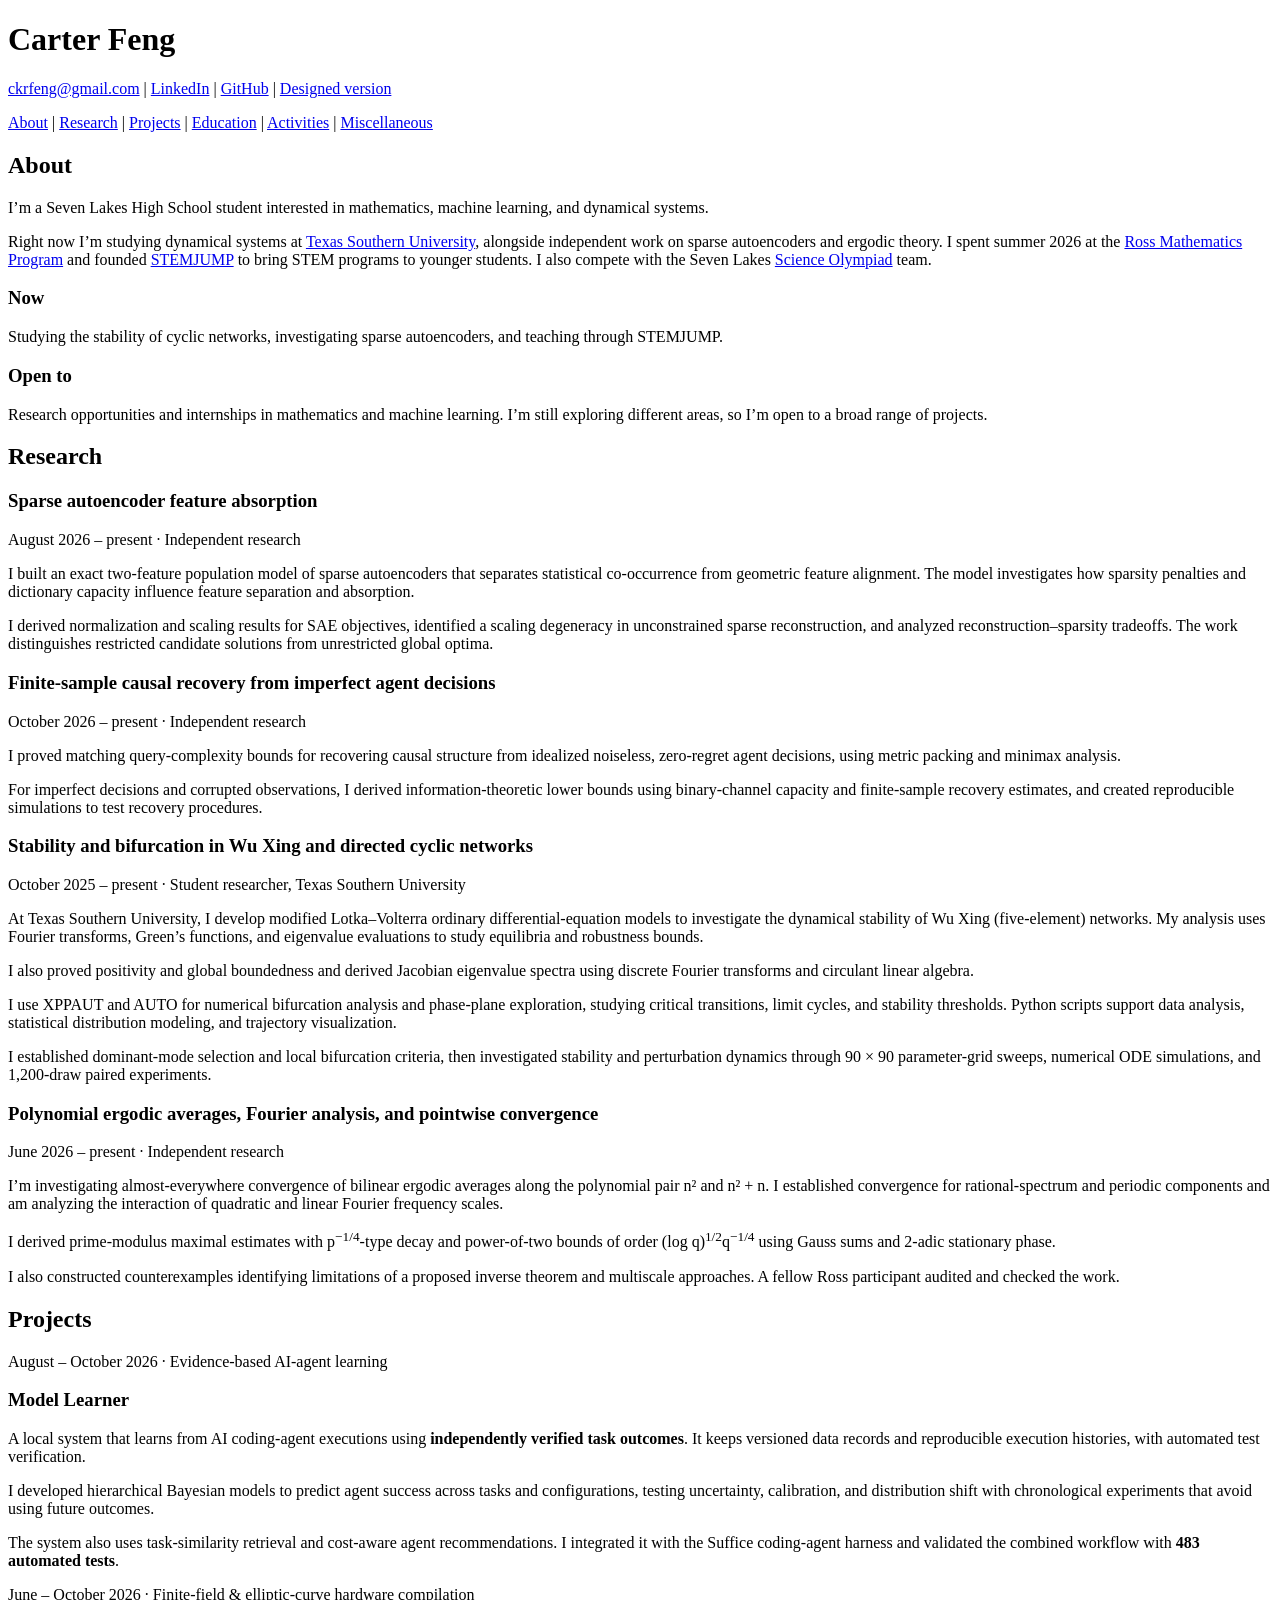
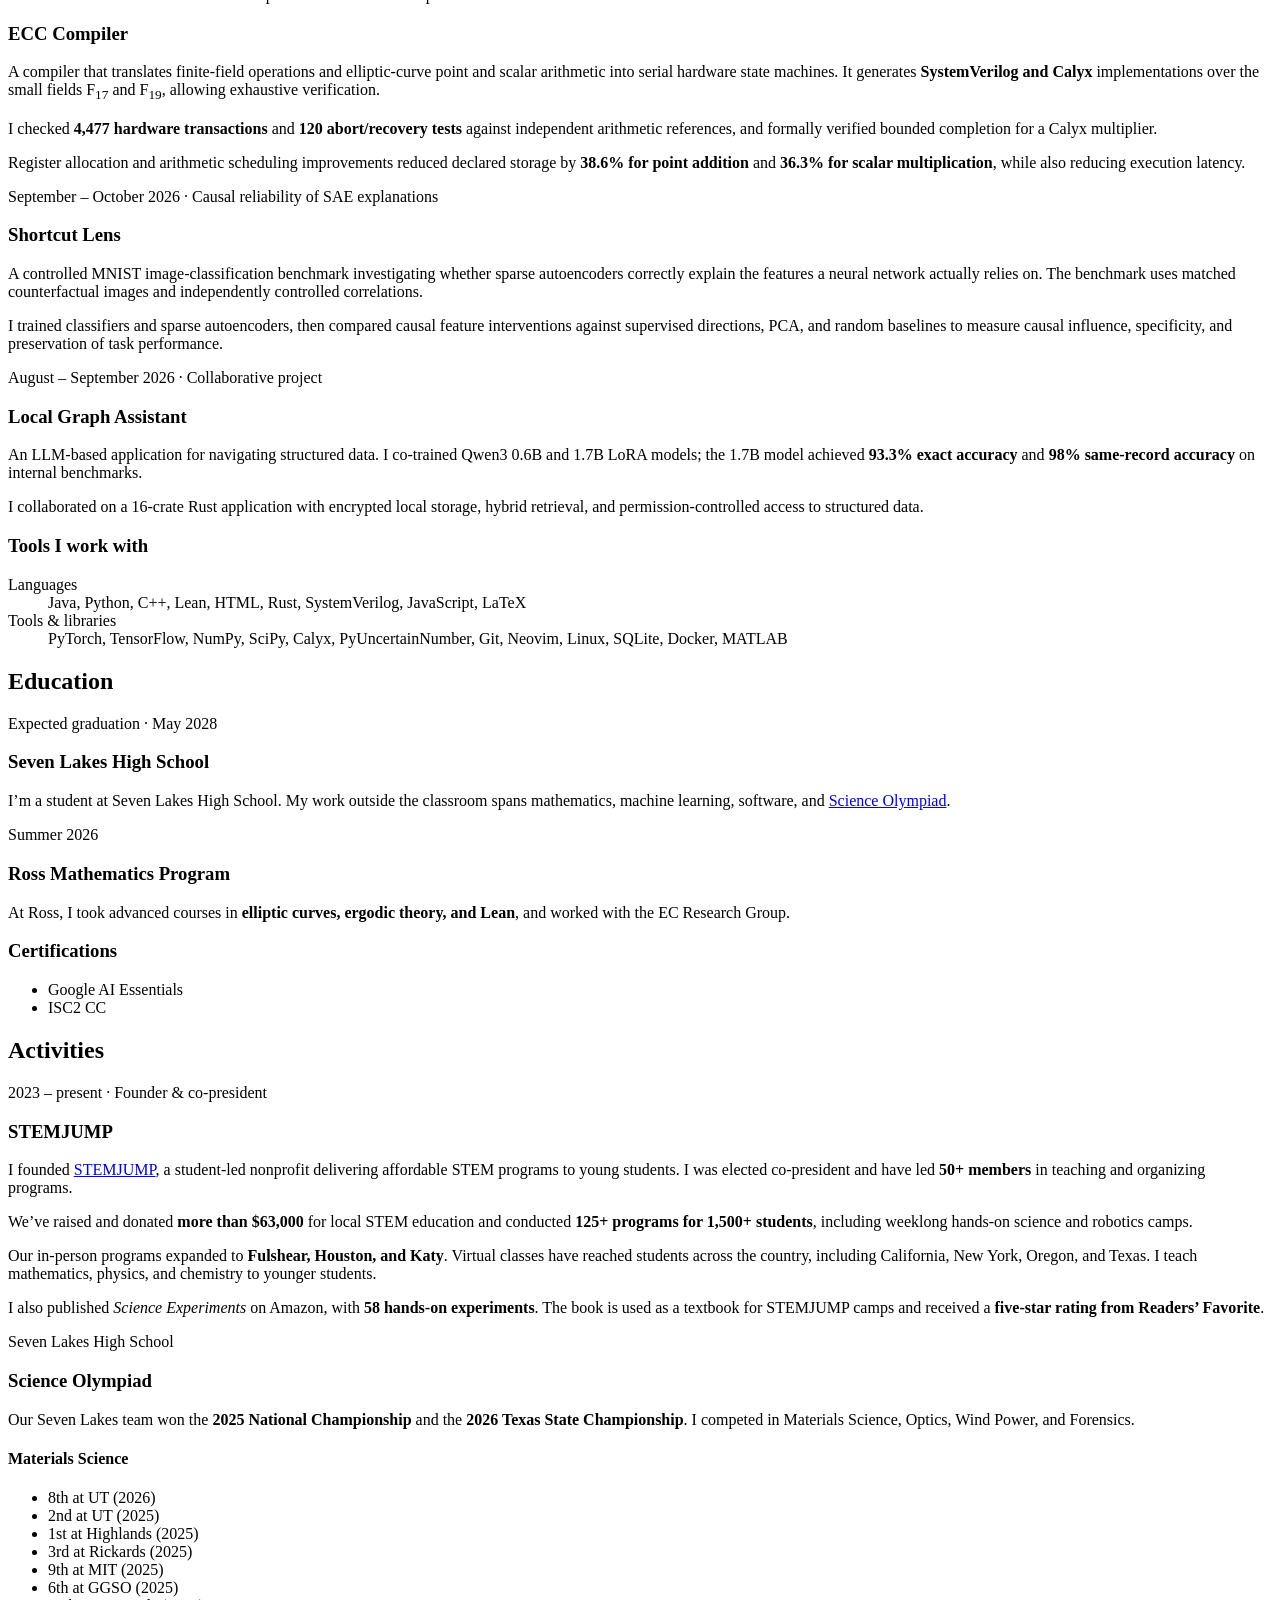
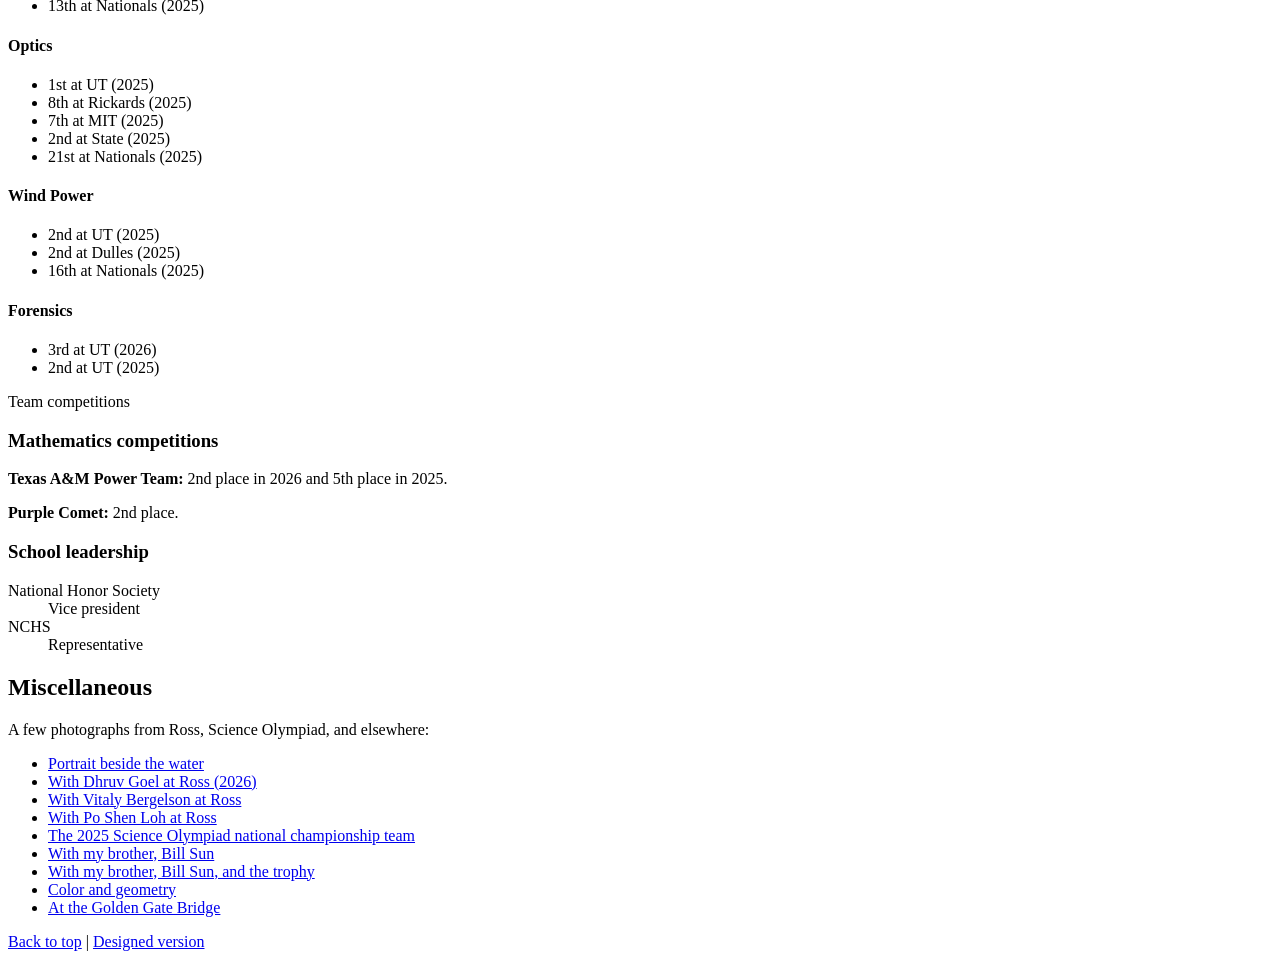
<file: index.html>
<!doctype html>
<html lang="en">
<head>
  <meta charset="utf-8">
  <meta name="viewport" content="width=device-width, initial-scale=1">
  <meta name="description" content="Carter Feng. Mathematics, machine learning, research, projects, education, and activities. Plain HTML version.">
  <title>Carter Feng — Text version</title>
</head>
<body>
  <header>
    <h1 id="top">Carter Feng</h1>
    <p><a href="mailto:ckrfeng@gmail.com">ckrfeng@gmail.com</a> | <a href="https://www.linkedin.com/in/carterfeng/">LinkedIn</a> | <a href="https://github.com/ckrfeng">GitHub</a> | <a href="designed.html">Designed version</a></p>
    <nav aria-label="Contents">
      <p><a href="#about">About</a> | <a href="#research">Research</a> | <a href="#projects">Projects</a> | <a href="#education">Education</a> | <a href="#activities">Activities</a> | <a href="#miscellaneous">Miscellaneous</a></p>
    </nav>
  </header>
  <main>
    <section id="about">
      <h2>About</h2>
      <p>I’m a Seven Lakes High School student interested in mathematics, machine learning, and dynamical systems.</p>

          <p>Right now I’m studying dynamical systems at <a href="#cyclic-networks">Texas Southern University</a>, alongside independent work on sparse autoencoders and ergodic theory. I spent summer 2026 at the <a href="#ross">Ross Mathematics Program</a> and founded <a href="#stemjump">STEMJUMP</a> to bring STEM programs to younger students. I also compete with the Seven Lakes <a href="#science-olympiad">Science Olympiad</a> team.</p>

      <h3>Now</h3>
      <p>Studying the stability of cyclic networks, investigating sparse autoencoders, and teaching through STEMJUMP.</p>
      <h3>Open to</h3>
      <p>Research opportunities and internships in mathematics and machine learning. I’m still exploring different areas, so I’m open to a broad range of projects.</p>
    </section>
    <section id="research">
      <h2>Research</h2>
      <article id="sae-absorption">
        <h3>Sparse autoencoder feature absorption</h3>
<p>August 2026 – present · Independent research</p>
<p>I built an exact two-feature population model of sparse autoencoders that separates statistical co-occurrence from geometric feature alignment. The model investigates how sparsity penalties and dictionary capacity influence feature separation and absorption.</p>
<p>I derived normalization and scaling results for SAE objectives, identified a scaling degeneracy in unconstrained sparse reconstruction, and analyzed reconstruction–sparsity tradeoffs. The work distinguishes restricted candidate solutions from unrestricted global optima.</p>
      </article>
<article id="causal-recovery">
        <h3>Finite-sample causal recovery from imperfect agent decisions</h3>
<p>October 2026 – present · Independent research</p>
<p>I proved matching query-complexity bounds for recovering causal structure from idealized noiseless, zero-regret agent decisions, using metric packing and minimax analysis.</p>
<p>For imperfect decisions and corrupted observations, I derived information-theoretic lower bounds using binary-channel capacity and finite-sample recovery estimates, and created reproducible simulations to test recovery procedures.</p>
      </article>
<article id="cyclic-networks">
        <h3>Stability and bifurcation in Wu Xing and directed cyclic networks</h3>
<p>October 2025 – present · Student researcher, Texas Southern University</p>
<p>At Texas Southern University, I develop modified Lotka–Volterra ordinary differential-equation models to investigate the dynamical stability of Wu Xing (five-element) networks. My analysis uses Fourier transforms, Green’s functions, and eigenvalue evaluations to study equilibria and robustness bounds.</p>
<p>I also proved positivity and global boundedness and derived Jacobian eigenvalue spectra using discrete Fourier transforms and circulant linear algebra.</p>
<p>I use XPPAUT and AUTO for numerical bifurcation analysis and phase-plane exploration, studying critical transitions, limit cycles, and stability thresholds. Python scripts support data analysis, statistical distribution modeling, and trajectory visualization.</p>
<p>I established dominant-mode selection and local bifurcation criteria, then investigated stability and perturbation dynamics through 90 × 90 parameter-grid sweeps, numerical ODE simulations, and 1,200-draw paired experiments.</p>
      </article>
<article id="ergodic-averages">
        <h3>Polynomial ergodic averages, Fourier analysis, and pointwise convergence</h3>
<p>June 2026 – present · Independent research</p>
<p>I’m investigating almost-everywhere convergence of bilinear ergodic averages along the polynomial pair n² and n² + n. I established convergence for rational-spectrum and periodic components and am analyzing the interaction of quadratic and linear Fourier frequency scales.</p>
<p>I derived prime-modulus maximal estimates with p<sup>−1/4</sup>-type decay and power-of-two bounds of order (log q)<sup>1/2</sup>q<sup>−1/4</sup> using Gauss sums and 2-adic stationary phase.</p>
<p>I also constructed counterexamples identifying limitations of a proposed inverse theorem and multiscale approaches. A fellow Ross participant audited and checked the work.</p>
      </article>
    </section>
    <section id="projects">
      <h2>Projects</h2>
      <article id="model-learner">
        <p>August – October 2026 · Evidence-based AI-agent learning</p>
        <h3>Model Learner</h3>
<p>A local system that learns from AI coding-agent executions using <strong>independently verified task outcomes</strong>. It keeps versioned data records and reproducible execution histories, with automated test verification.</p>
<p>I developed hierarchical Bayesian models to predict agent success across tasks and configurations, testing uncertainty, calibration, and distribution shift with chronological experiments that avoid using future outcomes.</p>
<p>The system also uses task-similarity retrieval and cost-aware agent recommendations. I integrated it with the Suffice coding-agent harness and validated the combined workflow with <strong>483 automated tests</strong>.</p>
      </article>
<article id="ecc-compiler">
        <p>June – October 2026 · Finite-field &amp; elliptic-curve hardware compilation</p>
        <h3>ECC Compiler</h3>
<p>A compiler that translates finite-field operations and elliptic-curve point and scalar arithmetic into serial hardware state machines. It generates <strong>SystemVerilog and Calyx</strong> implementations over the small fields F<sub>17</sub> and F<sub>19</sub>, allowing exhaustive verification.</p>
<p>I checked <strong>4,477 hardware transactions</strong> and <strong>120 abort/recovery tests</strong> against independent arithmetic references, and formally verified bounded completion for a Calyx multiplier.</p>
<p>Register allocation and arithmetic scheduling improvements reduced declared storage by <strong>38.6% for point addition</strong> and <strong>36.3% for scalar multiplication</strong>, while also reducing execution latency.</p>
      </article>
<article id="shortcut-lens">
        <p>September – October 2026 · Causal reliability of SAE explanations</p>
        <h3>Shortcut Lens</h3>
<p>A controlled MNIST image-classification benchmark investigating whether sparse autoencoders correctly explain the features a neural network actually relies on. The benchmark uses matched counterfactual images and independently controlled correlations.</p>
<p>I trained classifiers and sparse autoencoders, then compared causal feature interventions against supervised directions, PCA, and random baselines to measure causal influence, specificity, and preservation of task performance.</p>
      </article>
<article id="local-graph-assistant">
        <p>August – September 2026 · Collaborative project</p>
        <h3>Local Graph Assistant</h3>
<p>An LLM-based application for navigating structured data. I co-trained Qwen3 0.6B and 1.7B LoRA models; the 1.7B model achieved <strong>93.3% exact accuracy</strong> and <strong>98% same-record accuracy</strong> on internal benchmarks.</p>
<p>I collaborated on a 16-crate Rust application with encrypted local storage, hybrid retrieval, and permission-controlled access to structured data.</p>
      </article>
      <section>
<h3 id="skills-title">Tools I work with</h3>
<dl>
<dt>Languages</dt>
<dd>Java, Python, C++, Lean, HTML, Rust, SystemVerilog, JavaScript, LaTeX</dd>
<dt>Tools &amp; libraries</dt>
<dd>PyTorch, TensorFlow, NumPy, SciPy, Calyx, PyUncertainNumber, Git, Neovim, Linux, SQLite, Docker, MATLAB</dd></dl></section>
    </section>
    <section id="education">
      <h2>Education</h2>
      <article id="seven-lakes">
<p>Expected graduation · May 2028</p>
<h3>Seven Lakes High School</h3>
<p>I’m a student at Seven Lakes High School. My work outside the classroom spans mathematics, machine learning, software, and <a href="#science-olympiad">Science Olympiad</a>.</p></article>
<article id="ross">
<p>Summer 2026</p>
<h3>Ross Mathematics Program</h3>
<p>At Ross, I took advanced courses in <strong>elliptic curves, ergodic theory, and Lean</strong>, and worked with the EC Research Group.</p></article>
<article id="certifications">
<h3>Certifications</h3>
<ul>
<li>Google AI Essentials</li>
<li>ISC2 CC</li></ul></article>
    </section>
    <section id="activities">
      <h2>Activities</h2>
      <article id="stemjump">
<p>2023 – present · Founder &amp; co-president</p>
<h3>STEMJUMP</h3>
<p>I founded <a href="https://www.stemjump.org/">STEMJUMP</a>, a student-led nonprofit delivering affordable STEM programs to young students. I was elected co-president and have led <strong>50+ members</strong> in teaching and organizing programs.</p>
<p>We’ve raised and donated <strong>more than $63,000</strong> for local STEM education and conducted <strong>125+ programs for 1,500+ students</strong>, including weeklong hands-on science and robotics camps.</p>
<p>Our in-person programs expanded to <strong>Fulshear, Houston, and Katy</strong>. Virtual classes have reached students across the country, including California, New York, Oregon, and Texas. I teach mathematics, physics, and chemistry to younger students.</p>
<p>I also published <em>Science Experiments</em> on Amazon, with <strong>58 hands-on experiments</strong>. The book is used as a textbook for STEMJUMP camps and received a <strong>five-star rating from Readers’ Favorite</strong>.</p></article>
<article id="science-olympiad">
<p>Seven Lakes High School</p>
<h3>Science Olympiad</h3>
<p>Our Seven Lakes team won the <strong>2025 National Championship</strong> and the <strong>2026 Texas State Championship</strong>. I competed in Materials Science, Optics, Wind Power, and Forensics.</p>
<section>
<h4>Materials Science</h4>
<ul>
<li>8th at UT (2026)</li>
<li>2nd at UT (2025)</li>
<li>1st at Highlands (2025)</li>
<li>3rd at Rickards (2025)</li>
<li>9th at MIT (2025)</li>
<li>6th at GGSO (2025)</li>
<li>13th at Nationals (2025)</li></ul></section>
<section>
<h4>Optics</h4>
<ul>
<li>1st at UT (2025)</li>
<li>8th at Rickards (2025)</li>
<li>7th at MIT (2025)</li>
<li>2nd at State (2025)</li>
<li>21st at Nationals (2025)</li></ul></section>
<section>
<h4>Wind Power</h4>
<ul>
<li>2nd at UT (2025)</li>
<li>2nd at Dulles (2025)</li>
<li>16th at Nationals (2025)</li></ul></section>
<section>
<h4>Forensics</h4>
<ul>
<li>3rd at UT (2026)</li>
<li>2nd at UT (2025)</li></ul></section></article>
<article id="math-competitions">
<p>Team competitions</p>
<h3>Mathematics competitions</h3>
<p><strong>Texas A&amp;M Power Team:</strong> 2nd place in 2026 and 5th place in 2025.</p>
<p><strong>Purple Comet:</strong> 2nd place.</p></article>
<article id="school-leadership">
<h3>School leadership</h3>
<dl>
<dt>National Honor Society</dt>
<dd>Vice president</dd>
<dt>NCHS</dt>
<dd>Representative</dd></dl></article>
    </section>
    <section id="miscellaneous">
      <h2>Miscellaneous</h2>
      <p>A few photographs from Ross, Science Olympiad, and elsewhere:</p>
      <ul>
    <li><a href="assets/images/carter-rocks-original.jpg">Portrait beside the water</a></li>
    <li><a href="assets/images/ross-dhruv-goel.jpg">With Dhruv Goel at Ross (2026)</a></li>
    <li><a href="assets/images/ross-lecturer-hallway.jpg">With Vitaly Bergelson at Ross</a></li>
    <li><a href="assets/images/ross-lecturer-classroom.jpg">With Po Shen Loh at Ross</a></li>
    <li><a href="assets/images/science-olympiad-team.jpeg">The 2025 Science Olympiad national championship team</a></li>
    <li><a href="assets/images/science-olympiad-partners.jpeg">With my brother, Bill Sun</a></li>
    <li><a href="assets/images/science-olympiad-trophy.jpg">With my brother, Bill Sun, and the trophy</a></li>
    <li><a href="assets/images/mosaic.jpeg">Color and geometry</a></li>
    <li><a href="assets/images/golden-gate.jpg">At the Golden Gate Bridge</a></li>
      </ul>
    </section>
  </main>
  <footer>
    <p><a href="#top">Back to top</a> | <a href="designed.html">Designed version</a></p>
  </footer>
</body>
</html>
</file>
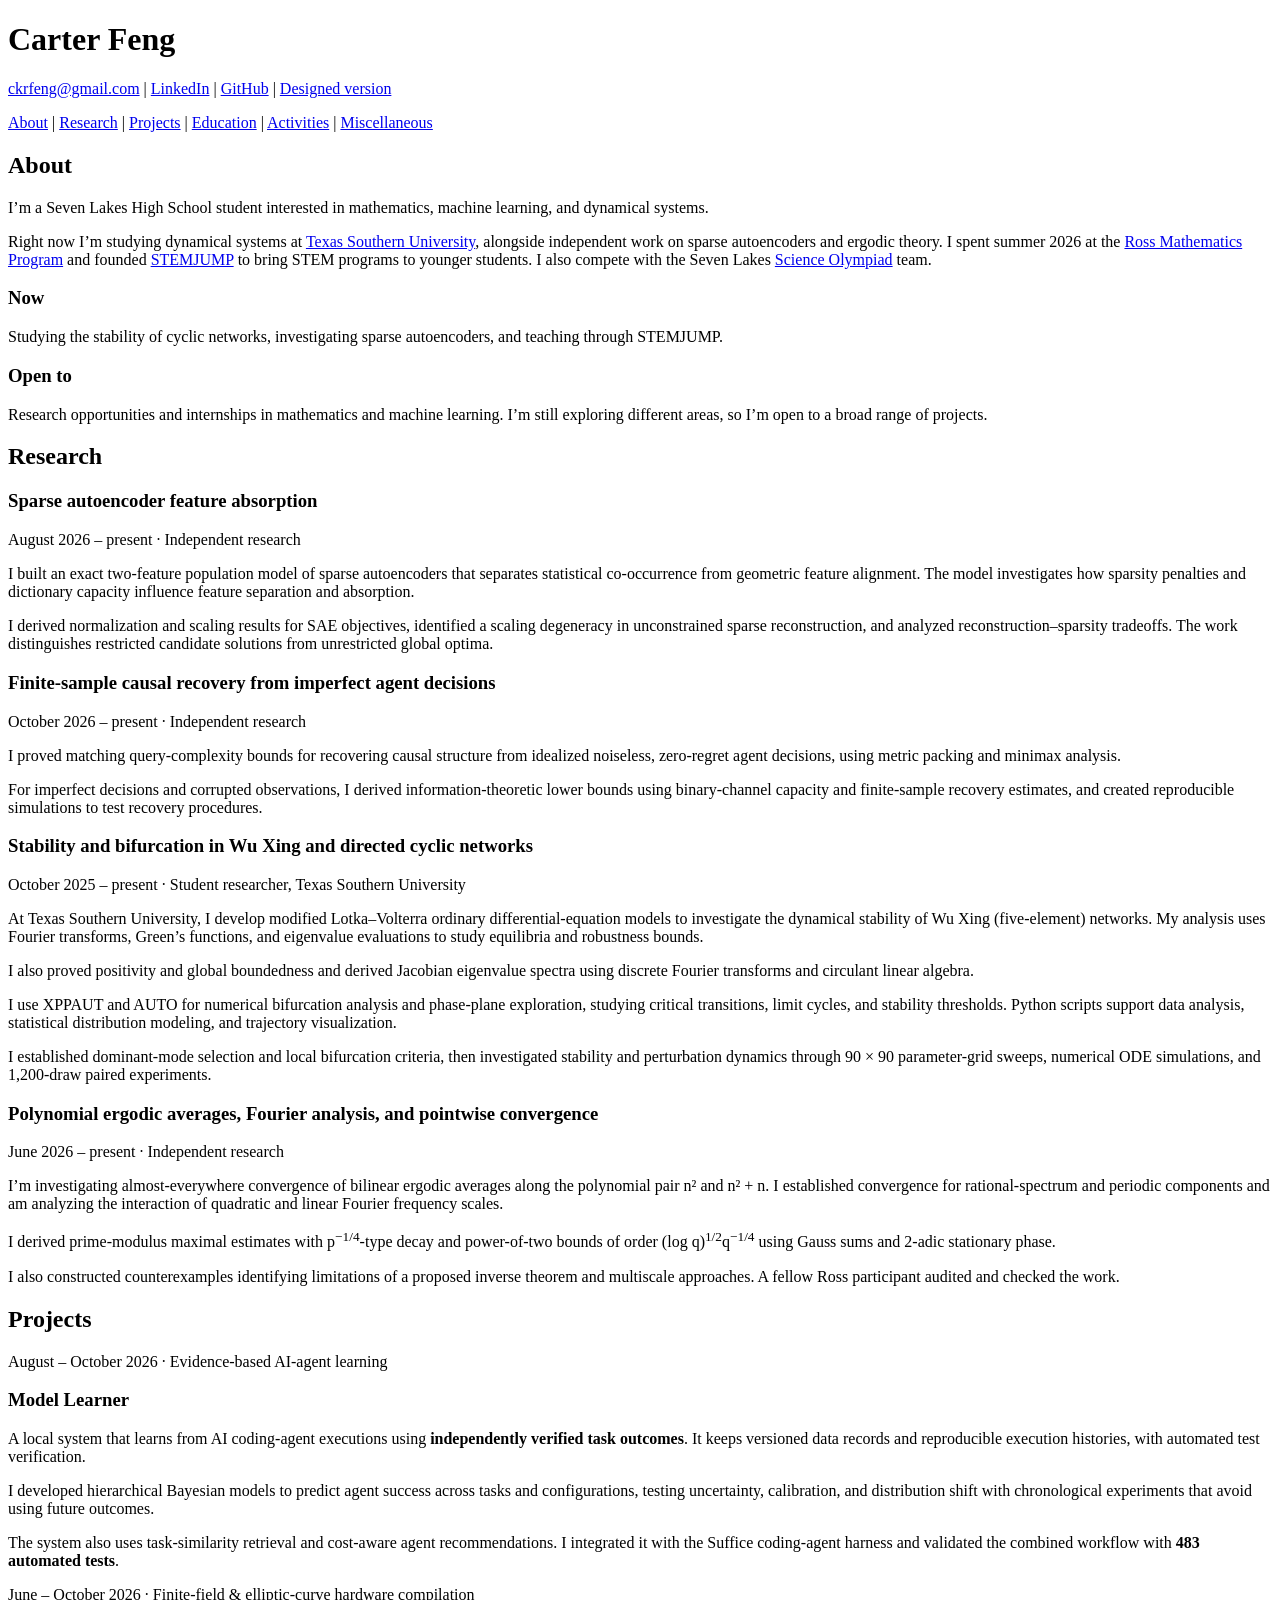
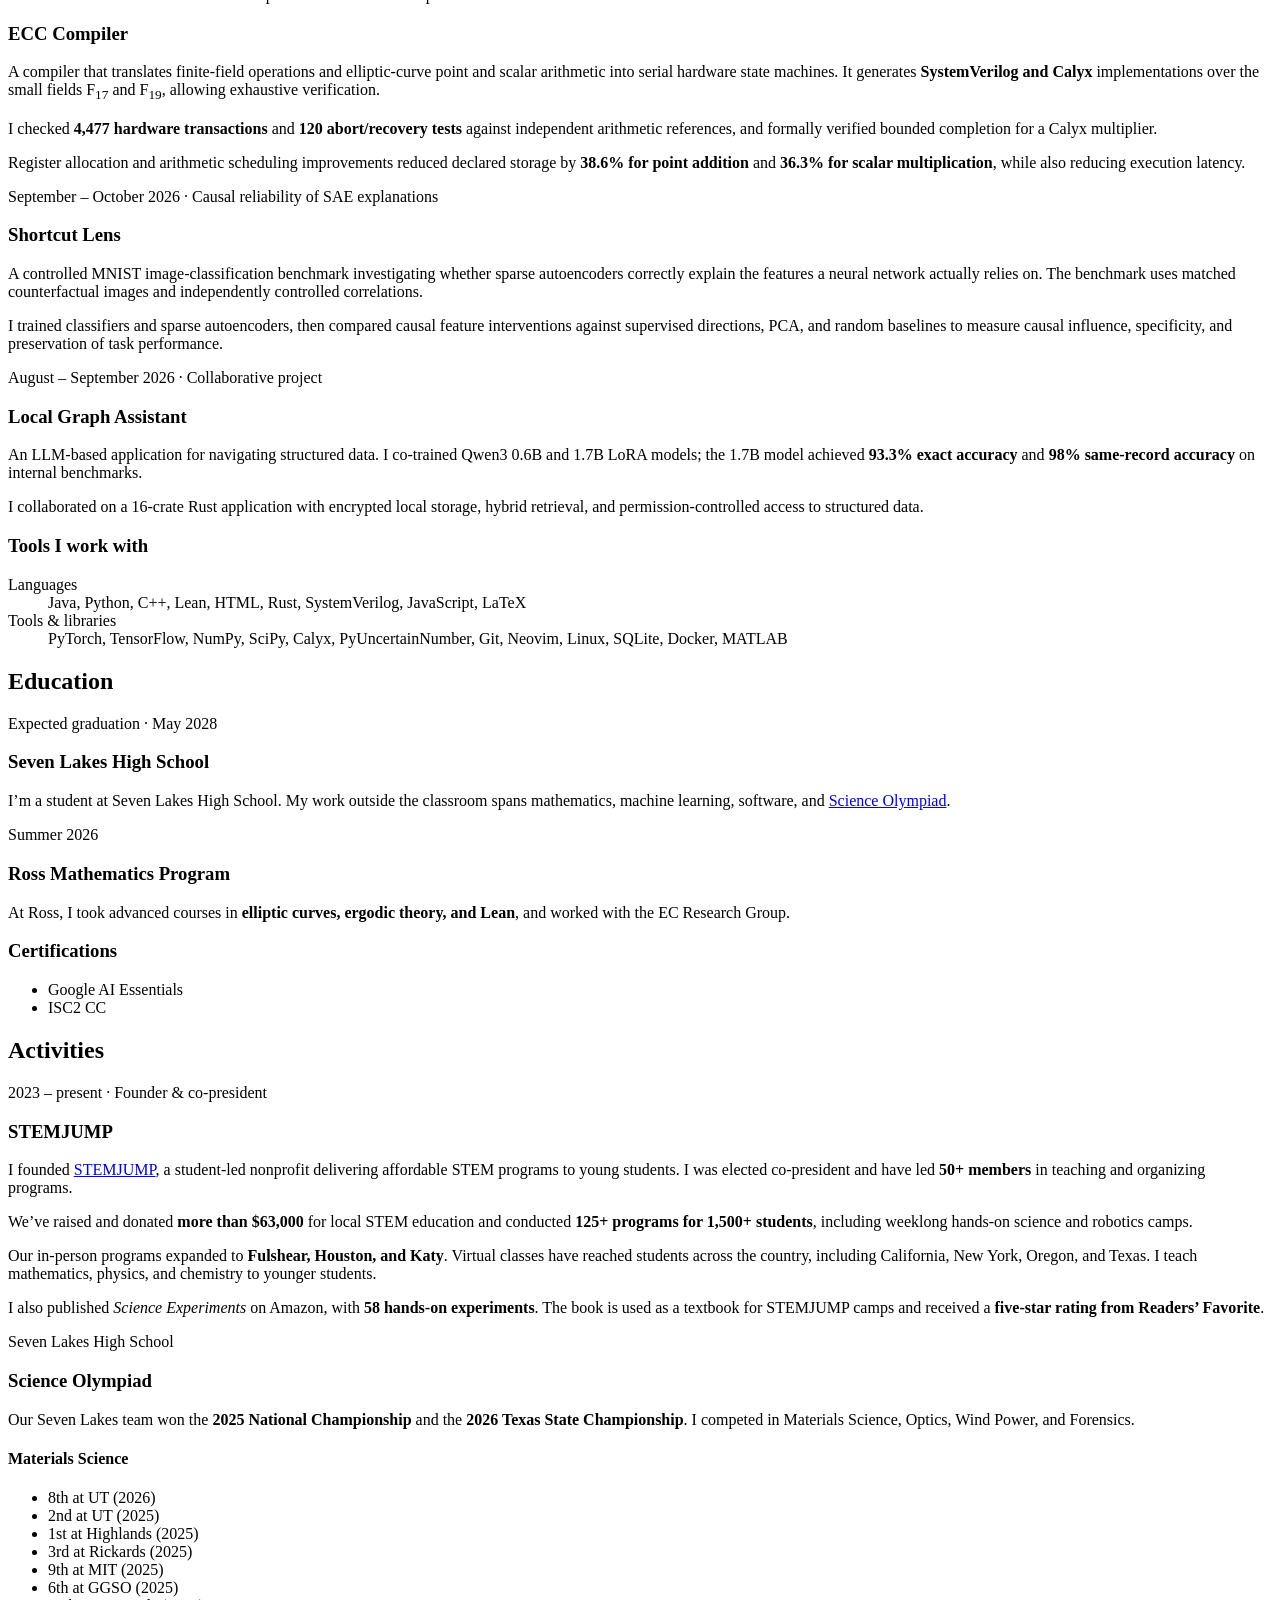
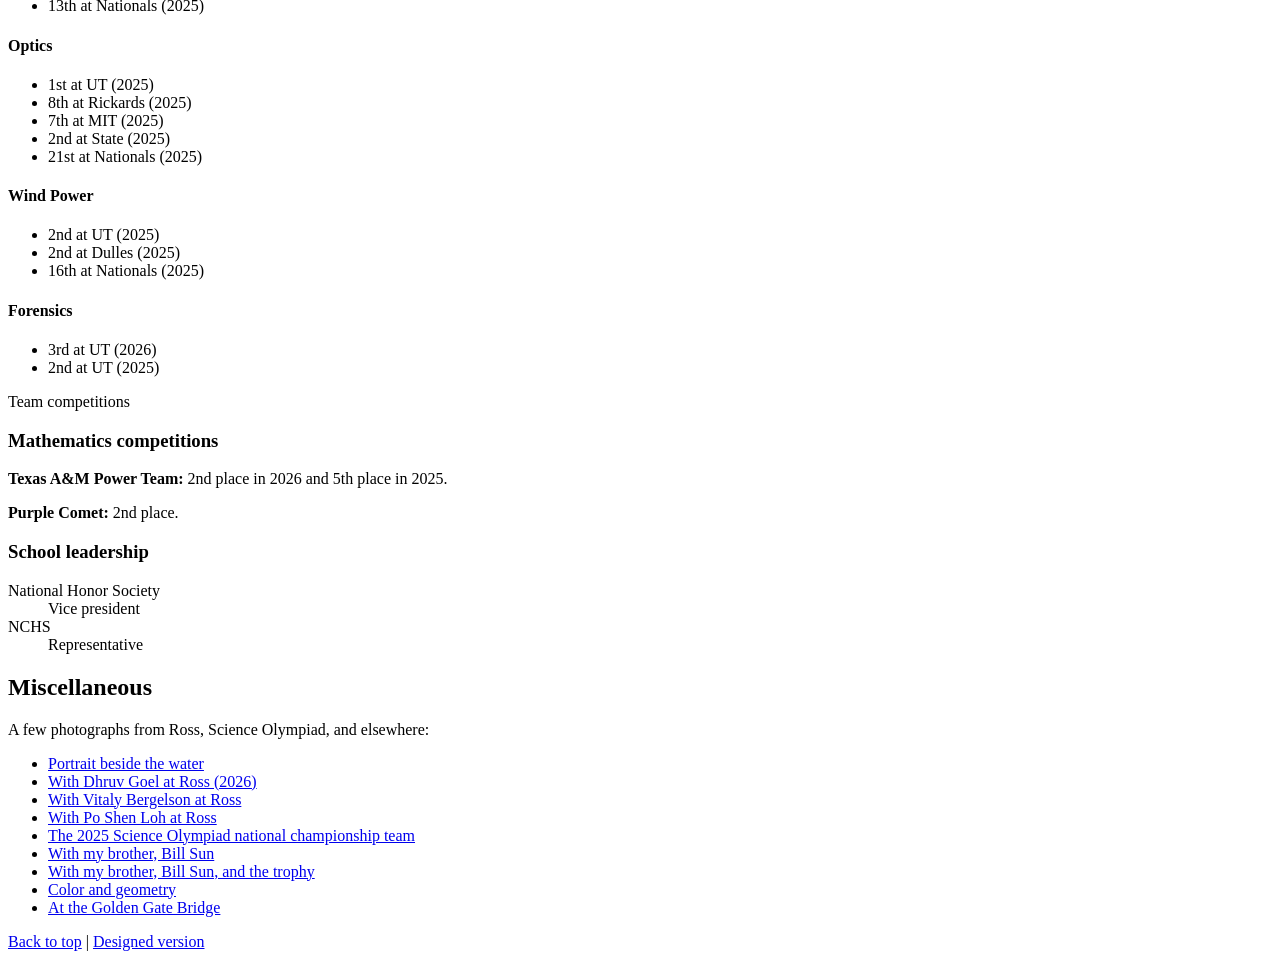
<file: text/index.html>
<!doctype html>
<html lang="en">
<head>
  <meta charset="utf-8">
  <meta name="viewport" content="width=device-width, initial-scale=1">
  <meta name="description" content="Carter Feng. Mathematics, machine learning, research, projects, education, and activities. Plain HTML version.">
  <title>Carter Feng — Text version</title>
</head>
<body>
  <header>
    <h1 id="top">Carter Feng</h1>
    <p><a href="mailto:ckrfeng@gmail.com">ckrfeng@gmail.com</a> | <a href="https://www.linkedin.com/in/carterfeng/">LinkedIn</a> | <a href="https://github.com/ckrfeng">GitHub</a> | <a href="../designed.html">Designed version</a></p>
    <nav aria-label="Contents">
      <p><a href="#about">About</a> | <a href="#research">Research</a> | <a href="#projects">Projects</a> | <a href="#education">Education</a> | <a href="#activities">Activities</a> | <a href="#miscellaneous">Miscellaneous</a></p>
    </nav>
  </header>
  <main>
    <section id="about">
      <h2>About</h2>
      <p>I’m a Seven Lakes High School student interested in mathematics, machine learning, and dynamical systems.</p>

          <p>Right now I’m studying dynamical systems at <a href="#cyclic-networks">Texas Southern University</a>, alongside independent work on sparse autoencoders and ergodic theory. I spent summer 2026 at the <a href="#ross">Ross Mathematics Program</a> and founded <a href="#stemjump">STEMJUMP</a> to bring STEM programs to younger students. I also compete with the Seven Lakes <a href="#science-olympiad">Science Olympiad</a> team.</p>

      <h3>Now</h3>
      <p>Studying the stability of cyclic networks, investigating sparse autoencoders, and teaching through STEMJUMP.</p>
      <h3>Open to</h3>
      <p>Research opportunities and internships in mathematics and machine learning. I’m still exploring different areas, so I’m open to a broad range of projects.</p>
    </section>
    <section id="research">
      <h2>Research</h2>
      <article id="sae-absorption">
        <h3>Sparse autoencoder feature absorption</h3>
<p>August 2026 – present · Independent research</p>
<p>I built an exact two-feature population model of sparse autoencoders that separates statistical co-occurrence from geometric feature alignment. The model investigates how sparsity penalties and dictionary capacity influence feature separation and absorption.</p>
<p>I derived normalization and scaling results for SAE objectives, identified a scaling degeneracy in unconstrained sparse reconstruction, and analyzed reconstruction–sparsity tradeoffs. The work distinguishes restricted candidate solutions from unrestricted global optima.</p>
      </article>
<article id="causal-recovery">
        <h3>Finite-sample causal recovery from imperfect agent decisions</h3>
<p>October 2026 – present · Independent research</p>
<p>I proved matching query-complexity bounds for recovering causal structure from idealized noiseless, zero-regret agent decisions, using metric packing and minimax analysis.</p>
<p>For imperfect decisions and corrupted observations, I derived information-theoretic lower bounds using binary-channel capacity and finite-sample recovery estimates, and created reproducible simulations to test recovery procedures.</p>
      </article>
<article id="cyclic-networks">
        <h3>Stability and bifurcation in Wu Xing and directed cyclic networks</h3>
<p>October 2025 – present · Student researcher, Texas Southern University</p>
<p>At Texas Southern University, I develop modified Lotka–Volterra ordinary differential-equation models to investigate the dynamical stability of Wu Xing (five-element) networks. My analysis uses Fourier transforms, Green’s functions, and eigenvalue evaluations to study equilibria and robustness bounds.</p>
<p>I also proved positivity and global boundedness and derived Jacobian eigenvalue spectra using discrete Fourier transforms and circulant linear algebra.</p>
<p>I use XPPAUT and AUTO for numerical bifurcation analysis and phase-plane exploration, studying critical transitions, limit cycles, and stability thresholds. Python scripts support data analysis, statistical distribution modeling, and trajectory visualization.</p>
<p>I established dominant-mode selection and local bifurcation criteria, then investigated stability and perturbation dynamics through 90 × 90 parameter-grid sweeps, numerical ODE simulations, and 1,200-draw paired experiments.</p>
      </article>
<article id="ergodic-averages">
        <h3>Polynomial ergodic averages, Fourier analysis, and pointwise convergence</h3>
<p>June 2026 – present · Independent research</p>
<p>I’m investigating almost-everywhere convergence of bilinear ergodic averages along the polynomial pair n² and n² + n. I established convergence for rational-spectrum and periodic components and am analyzing the interaction of quadratic and linear Fourier frequency scales.</p>
<p>I derived prime-modulus maximal estimates with p<sup>−1/4</sup>-type decay and power-of-two bounds of order (log q)<sup>1/2</sup>q<sup>−1/4</sup> using Gauss sums and 2-adic stationary phase.</p>
<p>I also constructed counterexamples identifying limitations of a proposed inverse theorem and multiscale approaches. A fellow Ross participant audited and checked the work.</p>
      </article>
    </section>
    <section id="projects">
      <h2>Projects</h2>
      <article id="model-learner">
        <p>August – October 2026 · Evidence-based AI-agent learning</p>
        <h3>Model Learner</h3>
<p>A local system that learns from AI coding-agent executions using <strong>independently verified task outcomes</strong>. It keeps versioned data records and reproducible execution histories, with automated test verification.</p>
<p>I developed hierarchical Bayesian models to predict agent success across tasks and configurations, testing uncertainty, calibration, and distribution shift with chronological experiments that avoid using future outcomes.</p>
<p>The system also uses task-similarity retrieval and cost-aware agent recommendations. I integrated it with the Suffice coding-agent harness and validated the combined workflow with <strong>483 automated tests</strong>.</p>
      </article>
<article id="ecc-compiler">
        <p>June – October 2026 · Finite-field &amp; elliptic-curve hardware compilation</p>
        <h3>ECC Compiler</h3>
<p>A compiler that translates finite-field operations and elliptic-curve point and scalar arithmetic into serial hardware state machines. It generates <strong>SystemVerilog and Calyx</strong> implementations over the small fields F<sub>17</sub> and F<sub>19</sub>, allowing exhaustive verification.</p>
<p>I checked <strong>4,477 hardware transactions</strong> and <strong>120 abort/recovery tests</strong> against independent arithmetic references, and formally verified bounded completion for a Calyx multiplier.</p>
<p>Register allocation and arithmetic scheduling improvements reduced declared storage by <strong>38.6% for point addition</strong> and <strong>36.3% for scalar multiplication</strong>, while also reducing execution latency.</p>
      </article>
<article id="shortcut-lens">
        <p>September – October 2026 · Causal reliability of SAE explanations</p>
        <h3>Shortcut Lens</h3>
<p>A controlled MNIST image-classification benchmark investigating whether sparse autoencoders correctly explain the features a neural network actually relies on. The benchmark uses matched counterfactual images and independently controlled correlations.</p>
<p>I trained classifiers and sparse autoencoders, then compared causal feature interventions against supervised directions, PCA, and random baselines to measure causal influence, specificity, and preservation of task performance.</p>
      </article>
<article id="local-graph-assistant">
        <p>August – September 2026 · Collaborative project</p>
        <h3>Local Graph Assistant</h3>
<p>An LLM-based application for navigating structured data. I co-trained Qwen3 0.6B and 1.7B LoRA models; the 1.7B model achieved <strong>93.3% exact accuracy</strong> and <strong>98% same-record accuracy</strong> on internal benchmarks.</p>
<p>I collaborated on a 16-crate Rust application with encrypted local storage, hybrid retrieval, and permission-controlled access to structured data.</p>
      </article>
      <section>
<h3 id="skills-title">Tools I work with</h3>
<dl>
<dt>Languages</dt>
<dd>Java, Python, C++, Lean, HTML, Rust, SystemVerilog, JavaScript, LaTeX</dd>
<dt>Tools &amp; libraries</dt>
<dd>PyTorch, TensorFlow, NumPy, SciPy, Calyx, PyUncertainNumber, Git, Neovim, Linux, SQLite, Docker, MATLAB</dd></dl></section>
    </section>
    <section id="education">
      <h2>Education</h2>
      <article id="seven-lakes">
<p>Expected graduation · May 2028</p>
<h3>Seven Lakes High School</h3>
<p>I’m a student at Seven Lakes High School. My work outside the classroom spans mathematics, machine learning, software, and <a href="#science-olympiad">Science Olympiad</a>.</p></article>
<article id="ross">
<p>Summer 2026</p>
<h3>Ross Mathematics Program</h3>
<p>At Ross, I took advanced courses in <strong>elliptic curves, ergodic theory, and Lean</strong>, and worked with the EC Research Group.</p></article>
<article id="certifications">
<h3>Certifications</h3>
<ul>
<li>Google AI Essentials</li>
<li>ISC2 CC</li></ul></article>
    </section>
    <section id="activities">
      <h2>Activities</h2>
      <article id="stemjump">
<p>2023 – present · Founder &amp; co-president</p>
<h3>STEMJUMP</h3>
<p>I founded <a href="https://www.stemjump.org/">STEMJUMP</a>, a student-led nonprofit delivering affordable STEM programs to young students. I was elected co-president and have led <strong>50+ members</strong> in teaching and organizing programs.</p>
<p>We’ve raised and donated <strong>more than $63,000</strong> for local STEM education and conducted <strong>125+ programs for 1,500+ students</strong>, including weeklong hands-on science and robotics camps.</p>
<p>Our in-person programs expanded to <strong>Fulshear, Houston, and Katy</strong>. Virtual classes have reached students across the country, including California, New York, Oregon, and Texas. I teach mathematics, physics, and chemistry to younger students.</p>
<p>I also published <em>Science Experiments</em> on Amazon, with <strong>58 hands-on experiments</strong>. The book is used as a textbook for STEMJUMP camps and received a <strong>five-star rating from Readers’ Favorite</strong>.</p></article>
<article id="science-olympiad">
<p>Seven Lakes High School</p>
<h3>Science Olympiad</h3>
<p>Our Seven Lakes team won the <strong>2025 National Championship</strong> and the <strong>2026 Texas State Championship</strong>. I competed in Materials Science, Optics, Wind Power, and Forensics.</p>
<section>
<h4>Materials Science</h4>
<ul>
<li>8th at UT (2026)</li>
<li>2nd at UT (2025)</li>
<li>1st at Highlands (2025)</li>
<li>3rd at Rickards (2025)</li>
<li>9th at MIT (2025)</li>
<li>6th at GGSO (2025)</li>
<li>13th at Nationals (2025)</li></ul></section>
<section>
<h4>Optics</h4>
<ul>
<li>1st at UT (2025)</li>
<li>8th at Rickards (2025)</li>
<li>7th at MIT (2025)</li>
<li>2nd at State (2025)</li>
<li>21st at Nationals (2025)</li></ul></section>
<section>
<h4>Wind Power</h4>
<ul>
<li>2nd at UT (2025)</li>
<li>2nd at Dulles (2025)</li>
<li>16th at Nationals (2025)</li></ul></section>
<section>
<h4>Forensics</h4>
<ul>
<li>3rd at UT (2026)</li>
<li>2nd at UT (2025)</li></ul></section></article>
<article id="math-competitions">
<p>Team competitions</p>
<h3>Mathematics competitions</h3>
<p><strong>Texas A&amp;M Power Team:</strong> 2nd place in 2026 and 5th place in 2025.</p>
<p><strong>Purple Comet:</strong> 2nd place.</p></article>
<article id="school-leadership">
<h3>School leadership</h3>
<dl>
<dt>National Honor Society</dt>
<dd>Vice president</dd>
<dt>NCHS</dt>
<dd>Representative</dd></dl></article>
    </section>
    <section id="miscellaneous">
      <h2>Miscellaneous</h2>
      <p>A few photographs from Ross, Science Olympiad, and elsewhere:</p>
      <ul>
    <li><a href="../assets/images/carter-rocks-original.jpg">Portrait beside the water</a></li>
    <li><a href="../assets/images/ross-dhruv-goel.jpg">With Dhruv Goel at Ross (2026)</a></li>
    <li><a href="../assets/images/ross-lecturer-hallway.jpg">With Vitaly Bergelson at Ross</a></li>
    <li><a href="../assets/images/ross-lecturer-classroom.jpg">With Po Shen Loh at Ross</a></li>
    <li><a href="../assets/images/science-olympiad-team.jpeg">The 2025 Science Olympiad national championship team</a></li>
    <li><a href="../assets/images/science-olympiad-partners.jpeg">With my brother, Bill Sun</a></li>
    <li><a href="../assets/images/science-olympiad-trophy.jpg">With my brother, Bill Sun, and the trophy</a></li>
    <li><a href="../assets/images/mosaic.jpeg">Color and geometry</a></li>
    <li><a href="../assets/images/golden-gate.jpg">At the Golden Gate Bridge</a></li>
      </ul>
    </section>
  </main>
  <footer>
    <p><a href="#top">Back to top</a> | <a href="../designed.html">Designed version</a></p>
  </footer>
</body>
</html>
</file>
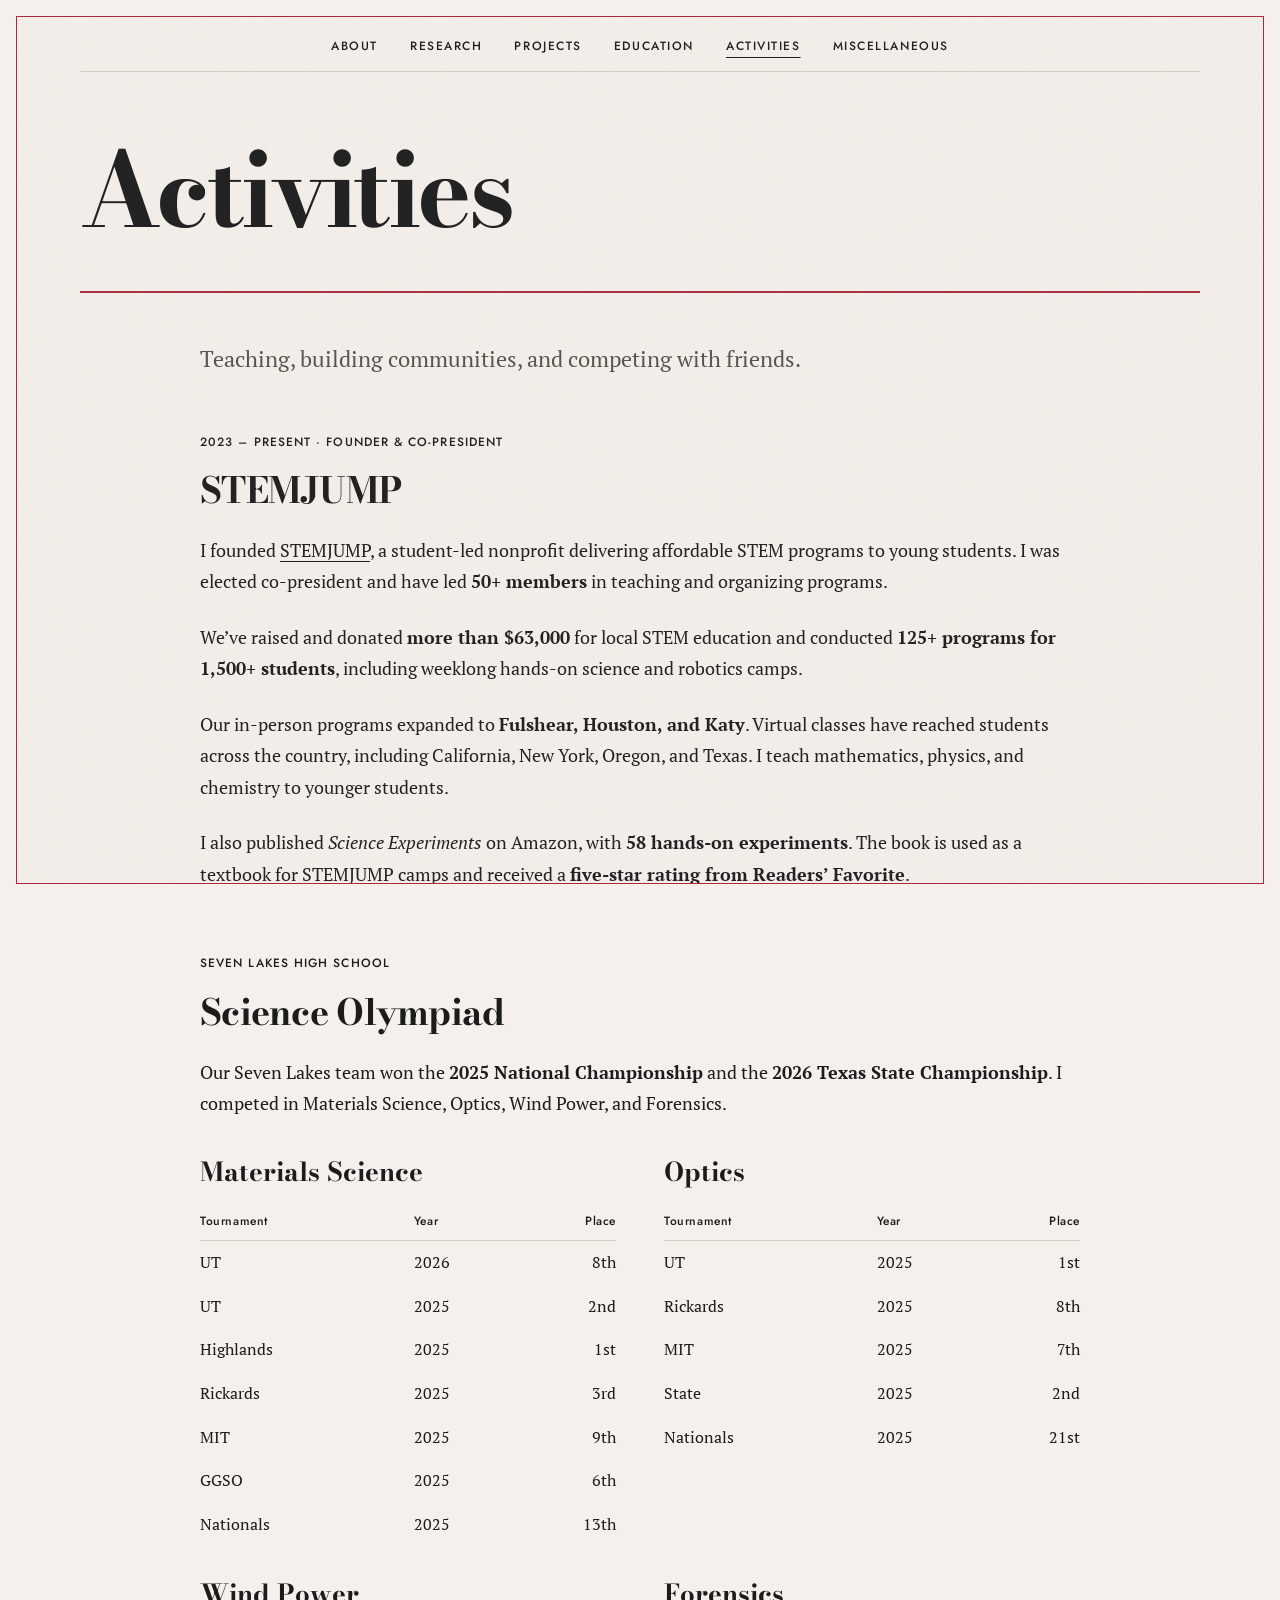
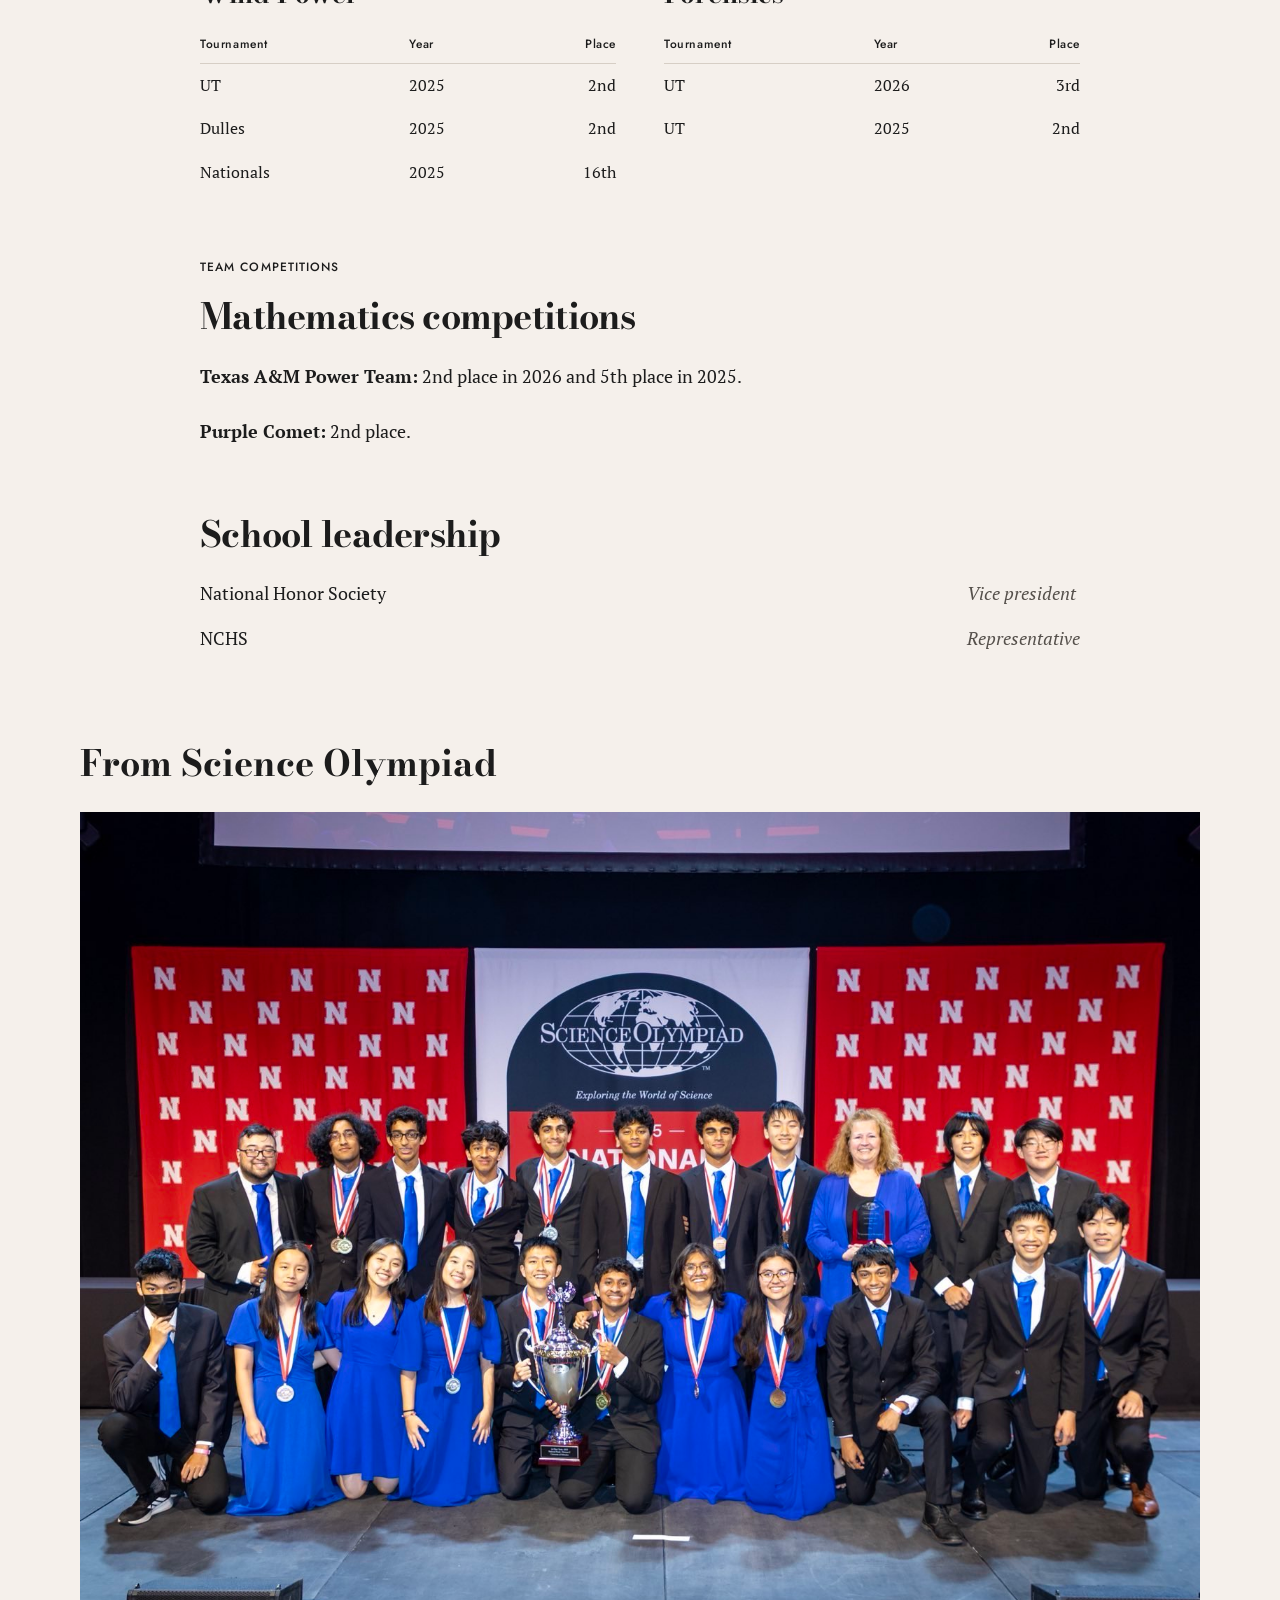
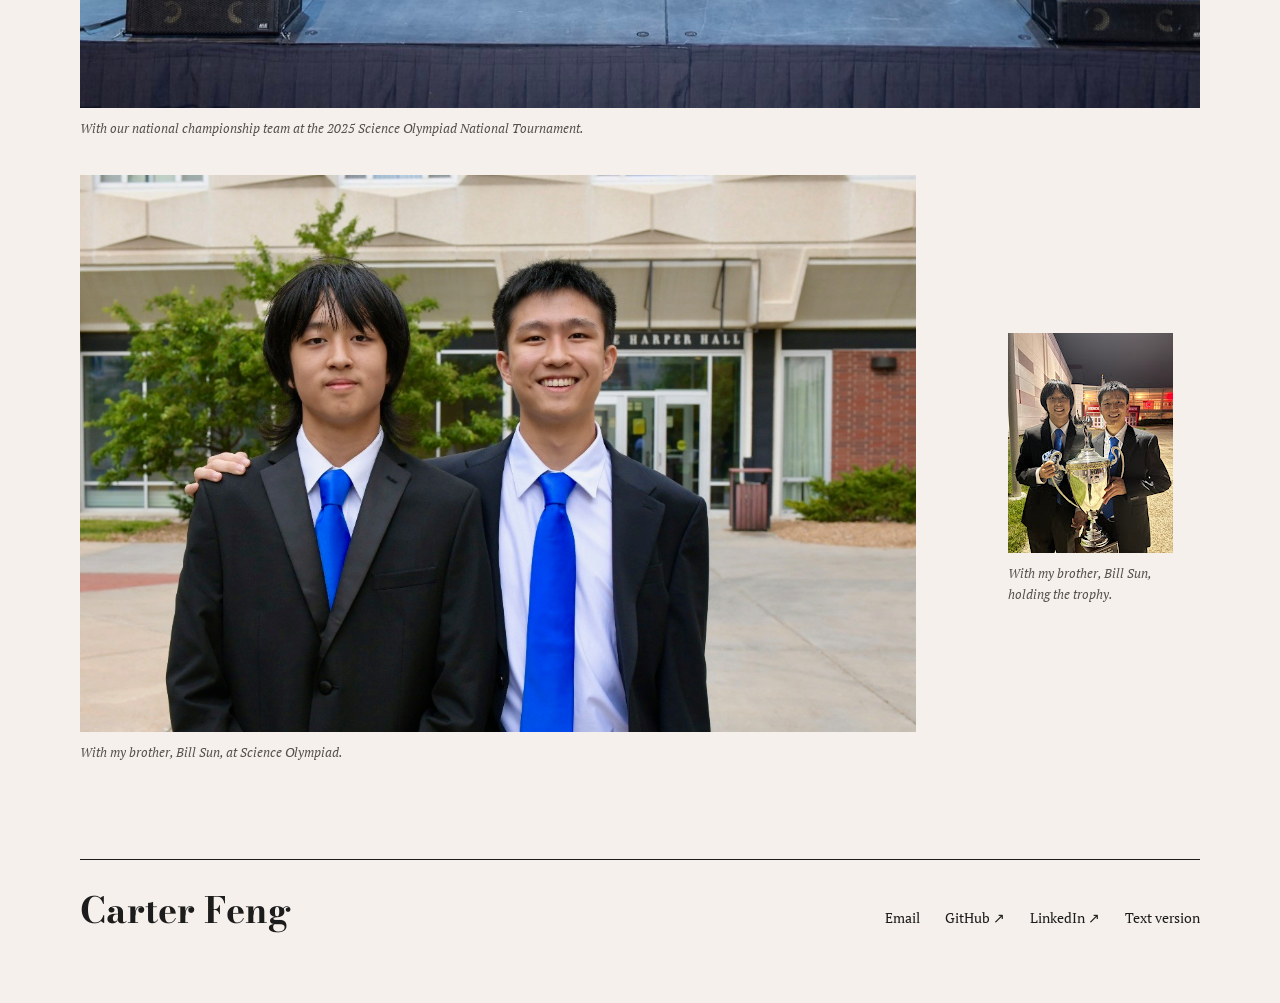
<file: activities.html>
<!doctype html>
<html lang="en">
<head>
  <meta charset="utf-8">
  <meta name="viewport" content="width=device-width, initial-scale=1">
  <meta name="theme-color" content="#f5f0eb">
  <meta name="description" content="Carter Feng — mathematics, research, projects, and the things in between.">
  <title>Activities | Carter Feng</title>
  <link rel="icon" href="assets/favicon.svg" type="image/svg+xml">
  <link rel="preload" href="assets/fonts/bodoni-moda-700.ttf" as="font" type="font/ttf" crossorigin>
  <link rel="preload" href="assets/fonts/pt-serif-400.ttf" as="font" type="font/ttf" crossorigin>
  <link rel="stylesheet" href="style.css">
</head>
<body class="interior">
  <a class="skip-link" href="#main">Skip to content</a>
  <div class="sheet">
    <header class="masthead">
      <nav class="navigation" aria-label="Main navigation">
        <a href="designed.html">About</a>
        <a href="research.html">Research</a>
        <a href="projects.html">Projects</a>
        <a href="education.html">Education</a>
        <a href="activities.html" aria-current="page">Activities</a>
        <a href="misc.html">Miscellaneous</a>
      </nav>
      <h1 class="section-masthead">Activities</h1>
    </header>
    <main id="main"><div class="page-heading"><p class="page-deck">Teaching, building communities, and competing with friends.</p></div><div class="reading-column"><article class="entry" id="stemjump"><p class="entry-meta">2023 – present · Founder &amp; co-president</p><h2>STEMJUMP</h2><p>I founded <a href="https://www.stemjump.org/">STEMJUMP</a>, a student-led nonprofit delivering affordable STEM programs to young students. I was elected co-president and have led <strong>50+ members</strong> in teaching and organizing programs.</p><p>We’ve raised and donated <strong>more than $63,000</strong> for local STEM education and conducted <strong>125+ programs for 1,500+ students</strong>, including weeklong hands-on science and robotics camps.</p><p>Our in-person programs expanded to <strong>Fulshear, Houston, and Katy</strong>. Virtual classes have reached students across the country, including California, New York, Oregon, and Texas. I teach mathematics, physics, and chemistry to younger students.</p><p>I also published <em>Science Experiments</em> on Amazon, with <strong>58 hands-on experiments</strong>. The book is used as a textbook for STEMJUMP camps and received a <strong>five-star rating from Readers’ Favorite</strong>.</p></article><article class="entry" id="science-olympiad"><p class="entry-meta">Seven Lakes High School</p><h2>Science Olympiad</h2><p>Our Seven Lakes team won the <strong>2025 National Championship</strong> and the <strong>2026 Texas State Championship</strong>. I competed in Materials Science, Optics, Wind Power, and Forensics.</p><div class="event-results"><section class="event-result"><h3>Materials Science</h3><table><caption class="visually-hidden">Materials Science competition results</caption><thead><tr><th scope="col">Tournament</th><th scope="col">Year</th><th scope="col">Place</th></tr></thead><tbody><tr><th scope="row">UT</th><td>2026</td><td>8th</td></tr><tr><th scope="row">UT</th><td>2025</td><td>2nd</td></tr><tr><th scope="row">Highlands</th><td>2025</td><td>1st</td></tr><tr><th scope="row">Rickards</th><td>2025</td><td>3rd</td></tr><tr><th scope="row">MIT</th><td>2025</td><td>9th</td></tr><tr><th scope="row">GGSO</th><td>2025</td><td>6th</td></tr><tr><th scope="row">Nationals</th><td>2025</td><td>13th</td></tr></tbody></table></section><section class="event-result"><h3>Optics</h3><table><caption class="visually-hidden">Optics competition results</caption><thead><tr><th scope="col">Tournament</th><th scope="col">Year</th><th scope="col">Place</th></tr></thead><tbody><tr><th scope="row">UT</th><td>2025</td><td>1st</td></tr><tr><th scope="row">Rickards</th><td>2025</td><td>8th</td></tr><tr><th scope="row">MIT</th><td>2025</td><td>7th</td></tr><tr><th scope="row">State</th><td>2025</td><td>2nd</td></tr><tr><th scope="row">Nationals</th><td>2025</td><td>21st</td></tr></tbody></table></section><section class="event-result"><h3>Wind Power</h3><table><caption class="visually-hidden">Wind Power competition results</caption><thead><tr><th scope="col">Tournament</th><th scope="col">Year</th><th scope="col">Place</th></tr></thead><tbody><tr><th scope="row">UT</th><td>2025</td><td>2nd</td></tr><tr><th scope="row">Dulles</th><td>2025</td><td>2nd</td></tr><tr><th scope="row">Nationals</th><td>2025</td><td>16th</td></tr></tbody></table></section><section class="event-result"><h3>Forensics</h3><table><caption class="visually-hidden">Forensics competition results</caption><thead><tr><th scope="col">Tournament</th><th scope="col">Year</th><th scope="col">Place</th></tr></thead><tbody><tr><th scope="row">UT</th><td>2026</td><td>3rd</td></tr><tr><th scope="row">UT</th><td>2025</td><td>2nd</td></tr></tbody></table></section></div></article><article class="entry" id="math-competitions"><p class="entry-meta">Team competitions</p><h2>Mathematics competitions</h2><p><strong>Texas A&amp;M Power Team:</strong> 2nd place in 2026 and 5th place in 2025.</p><p><strong>Purple Comet:</strong> 2nd place.</p></article><article class="entry" id="school-leadership"><h2>School leadership</h2><dl class="role-list"><dt>National Honor Society</dt><dd>Vice president</dd><dt>NCHS</dt><dd>Representative</dd></dl></article></div><section class="photo-section" aria-labelledby="scioly-photos"><h2 id="scioly-photos">From Science Olympiad</h2><figure class="wide-photo"><img src="assets/images/science-olympiad-team.jpeg" alt="The Science Olympiad team, wearing medals, gathered on the national tournament stage with a trophy." width="1600" height="1280" loading="lazy" decoding="async"><figcaption>With our national championship team at the 2025 Science Olympiad National Tournament.</figcaption></figure><div class="competition-pair"><figure class=""><img src="assets/images/science-olympiad-partners.jpeg" alt="Carter with his brother Bill Sun outside Harper Hall, both in suits and blue ties." width="1217" height="811" loading="lazy" decoding="async"><figcaption>With my brother, Bill Sun, at Science Olympiad.</figcaption></figure><figure class="small-original"><img src="assets/images/science-olympiad-trophy.jpg" alt="Carter and his brother Bill Sun holding a trophy and medals." width="165" height="220" loading="lazy" decoding="async"><figcaption>With my brother, Bill Sun, holding the trophy.</figcaption></figure></div></section>
    </main>
    <footer class="colophon">
      <p class="signature">Carter Feng</p>
      <div class="contact-links"><a href="mailto:ckrfeng@gmail.com">Email</a><a href="https://github.com/ckrfeng">GitHub ↗</a><a href="https://www.linkedin.com/in/carterfeng/">LinkedIn ↗</a><a href="index.html#activities">Text version</a></div>
    </footer>
  </div>
</body>
</html>
</file>
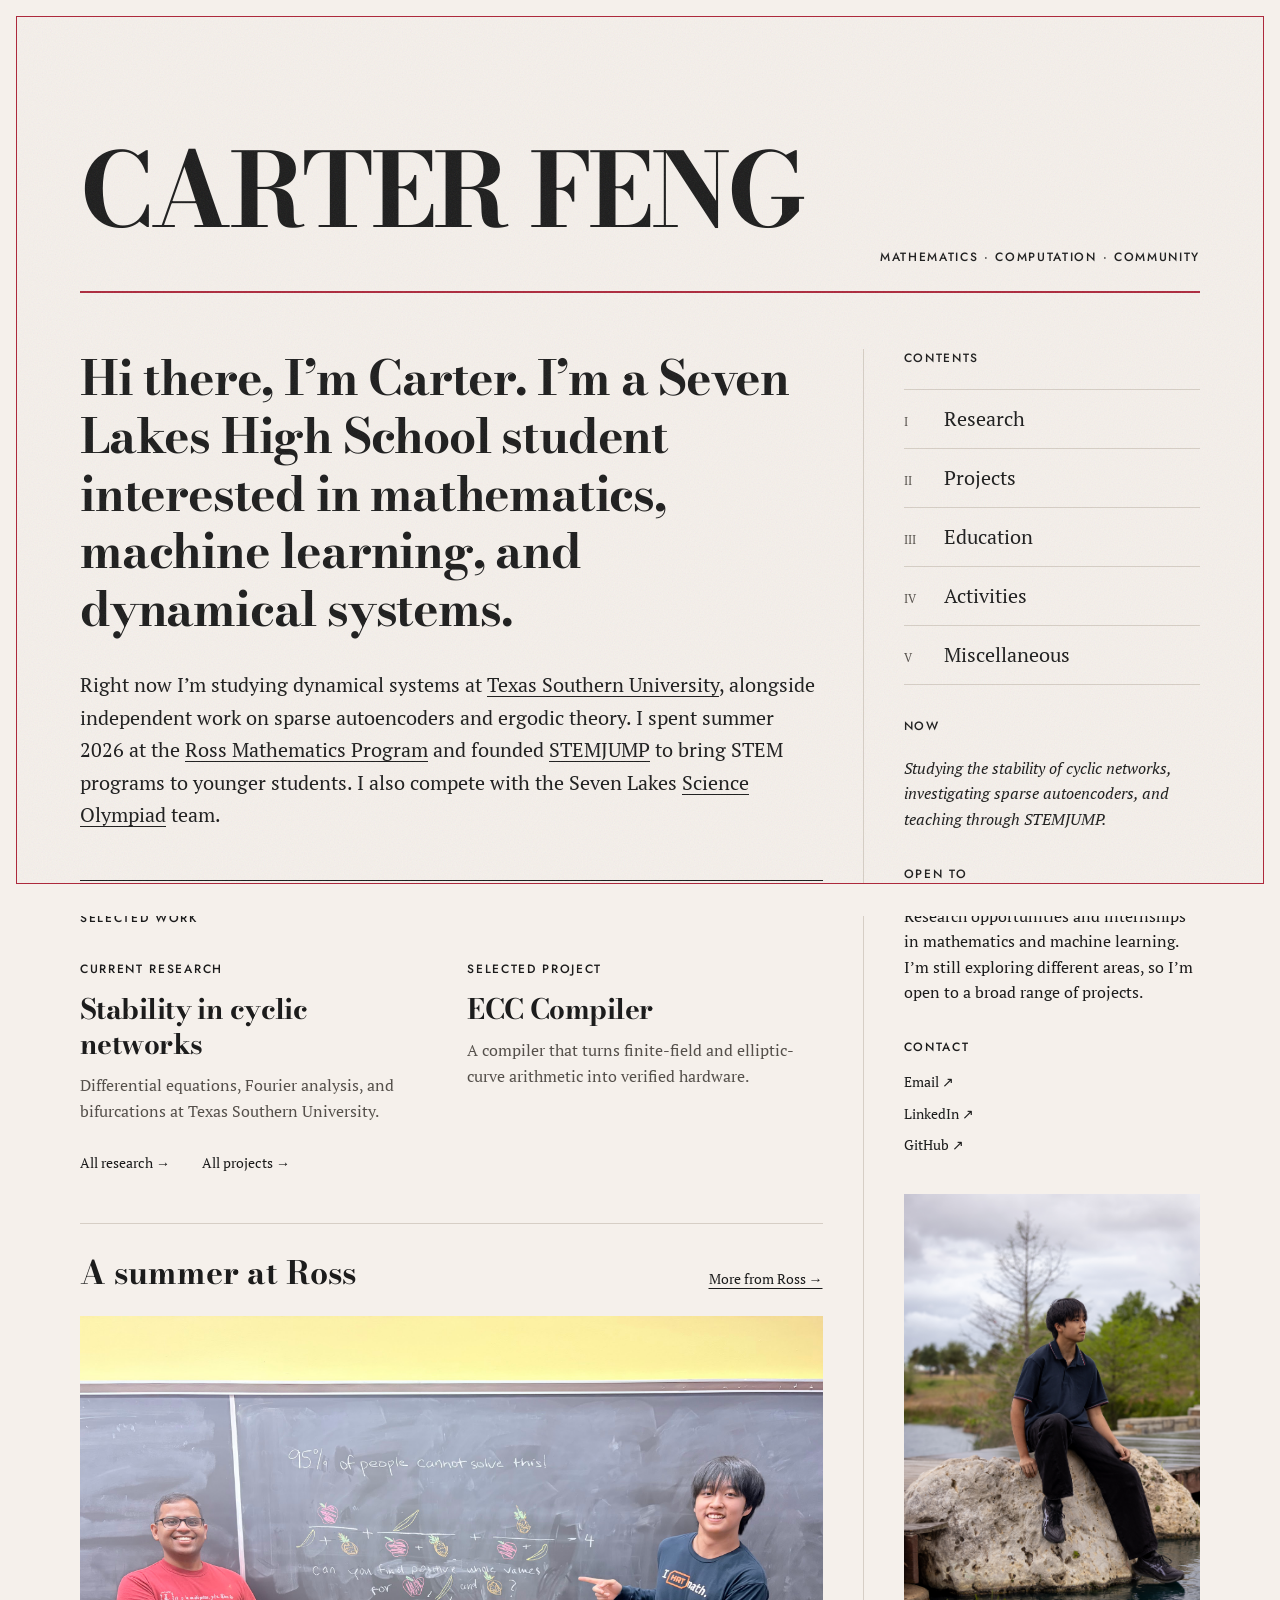
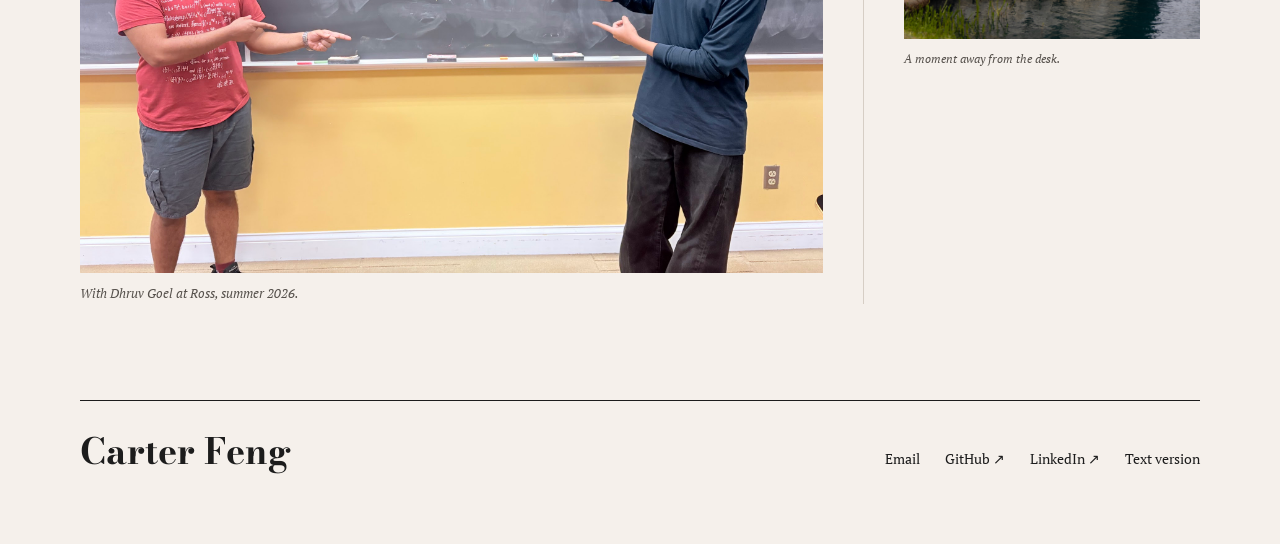
<file: designed.html>
<!doctype html>
<html lang="en">
<head>
  <meta charset="utf-8">
  <meta name="viewport" content="width=device-width, initial-scale=1">
  <meta name="theme-color" content="#f5f0eb">
  <meta name="description" content="Carter Feng — student at Seven Lakes High School, Ross Mathematics Program alumnus, and founder of STEMJUMP. Mathematics, machine learning, and technical projects.">
  <title>Carter Feng</title>
  <link rel="icon" href="assets/favicon.svg" type="image/svg+xml">
  <link rel="preload" href="assets/fonts/bodoni-moda-700.ttf" as="font" type="font/ttf" crossorigin>
  <link rel="preload" href="assets/fonts/pt-serif-400.ttf" as="font" type="font/ttf" crossorigin>
  <link rel="stylesheet" href="style.css">
</head>
<body class="home">
  <a class="skip-link" href="#main">Skip to content</a>
  <div class="sheet">
    <header class="masthead">
      <h1 class="wordmark">Carter Feng</h1>
      <p class="masthead-note">Mathematics · Computation · Community</p>
    </header>
    <main id="main" class="home-layout">
      <section class="home-lead" aria-labelledby="hello-title">
        <h2 id="hello-title">Hi there, I’m Carter. I’m a Seven Lakes High School student interested in mathematics, machine learning, and dynamical systems.</h2>
        <div class="home-intro">
          <p>Right now I’m studying dynamical systems at <a href="research.html#cyclic-networks">Texas Southern University</a>, alongside independent work on sparse autoencoders and ergodic theory. I spent summer 2026 at the <a href="education.html#ross">Ross Mathematics Program</a> and founded <a href="activities.html#stemjump">STEMJUMP</a> to bring STEM programs to younger students. I also compete with the Seven Lakes <a href="activities.html#science-olympiad">Science Olympiad</a> team.</p>
        </div>
      </section>

      <aside class="home-sidebar" aria-label="Contents and current work">
        <nav class="sidebar-contents" aria-label="Contents">
          <h2 class="rail-heading">Contents</h2>
          <ol class="sidebar-index">
            <li><a href="research.html">Research</a></li>
            <li><a href="projects.html">Projects</a></li>
            <li><a href="education.html">Education</a></li>
            <li><a href="activities.html">Activities</a></li>
            <li><a href="misc.html">Miscellaneous</a></li>
          </ol>
        </nav>
        <section class="rail-now" aria-labelledby="now-title">
          <h2 class="rail-heading" id="now-title">Now</h2>
          <p>Studying the stability of cyclic networks, investigating sparse autoencoders, and teaching through STEMJUMP.</p>
        </section>
        <section class="rail-open" aria-labelledby="open-title">
          <h2 class="rail-heading" id="open-title">Open to</h2>
          <p>Research opportunities and internships in mathematics and machine learning. I’m still exploring different areas, so I’m open to a broad range of projects.</p>
        </section>
        <section class="rail-contact" aria-labelledby="contact-title">
          <h2 class="rail-heading" id="contact-title">Contact</h2>
          <ul><li><a href="mailto:ckrfeng@gmail.com">Email ↗</a></li><li><a href="https://www.linkedin.com/in/carterfeng/">LinkedIn ↗</a></li><li><a href="https://github.com/ckrfeng">GitHub ↗</a></li></ul>
        </section>
        <figure class="rail-portrait">
          <img src="assets/images/carter-rocks-original.jpg" alt="Carter seated on a limestone rock beside the water." width="5464" height="8192" loading="eager" decoding="async">
          <figcaption>A moment away from the desk.</figcaption>
        </figure>
      </aside>

      <section class="home-highlights" aria-labelledby="highlights-title">
        <h2 class="rail-heading" id="highlights-title">Selected work</h2>
        <div class="highlight-pair">
          <article>
            <p class="highlight-label">Current research</p>
            <h3><a href="research.html#cyclic-networks">Stability in cyclic networks</a></h3>
            <p>Differential equations, Fourier analysis, and bifurcations at Texas Southern University.</p>
          </article>
          <article>
            <p class="highlight-label">Selected project</p>
            <h3><a href="projects.html#ecc-compiler">ECC Compiler</a></h3>
            <p>A compiler that turns finite-field and elliptic-curve arithmetic into verified hardware.</p>
          </article>
        </div>
        <p class="highlights-more"><a href="research.html">All research →</a><a href="projects.html">All projects →</a></p>
      </section>

      <section class="home-ross" aria-labelledby="summer-title">
        <div class="photo-story-heading"><h2 id="summer-title">A summer at Ross</h2><a href="education.html#ross">More from Ross →</a></div>
        <figure>
          <img src="assets/images/ross-dhruv-goel.jpg" alt="Carter and Dhruv Goel pointing to a number theory puzzle on a classroom chalkboard." width="2400" height="1800" loading="lazy" decoding="async">
          <figcaption>With Dhruv Goel at Ross, summer 2026.</figcaption>
        </figure>
      </section>
    </main>
    <footer class="colophon">
      <p class="signature">Carter Feng</p>
      <div class="contact-links"><a href="mailto:ckrfeng@gmail.com">Email</a><a href="https://github.com/ckrfeng">GitHub ↗</a><a href="https://www.linkedin.com/in/carterfeng/">LinkedIn ↗</a><a href="index.html#about">Text version</a></div>
    </footer>
  </div>
</body>
</html>
</file>
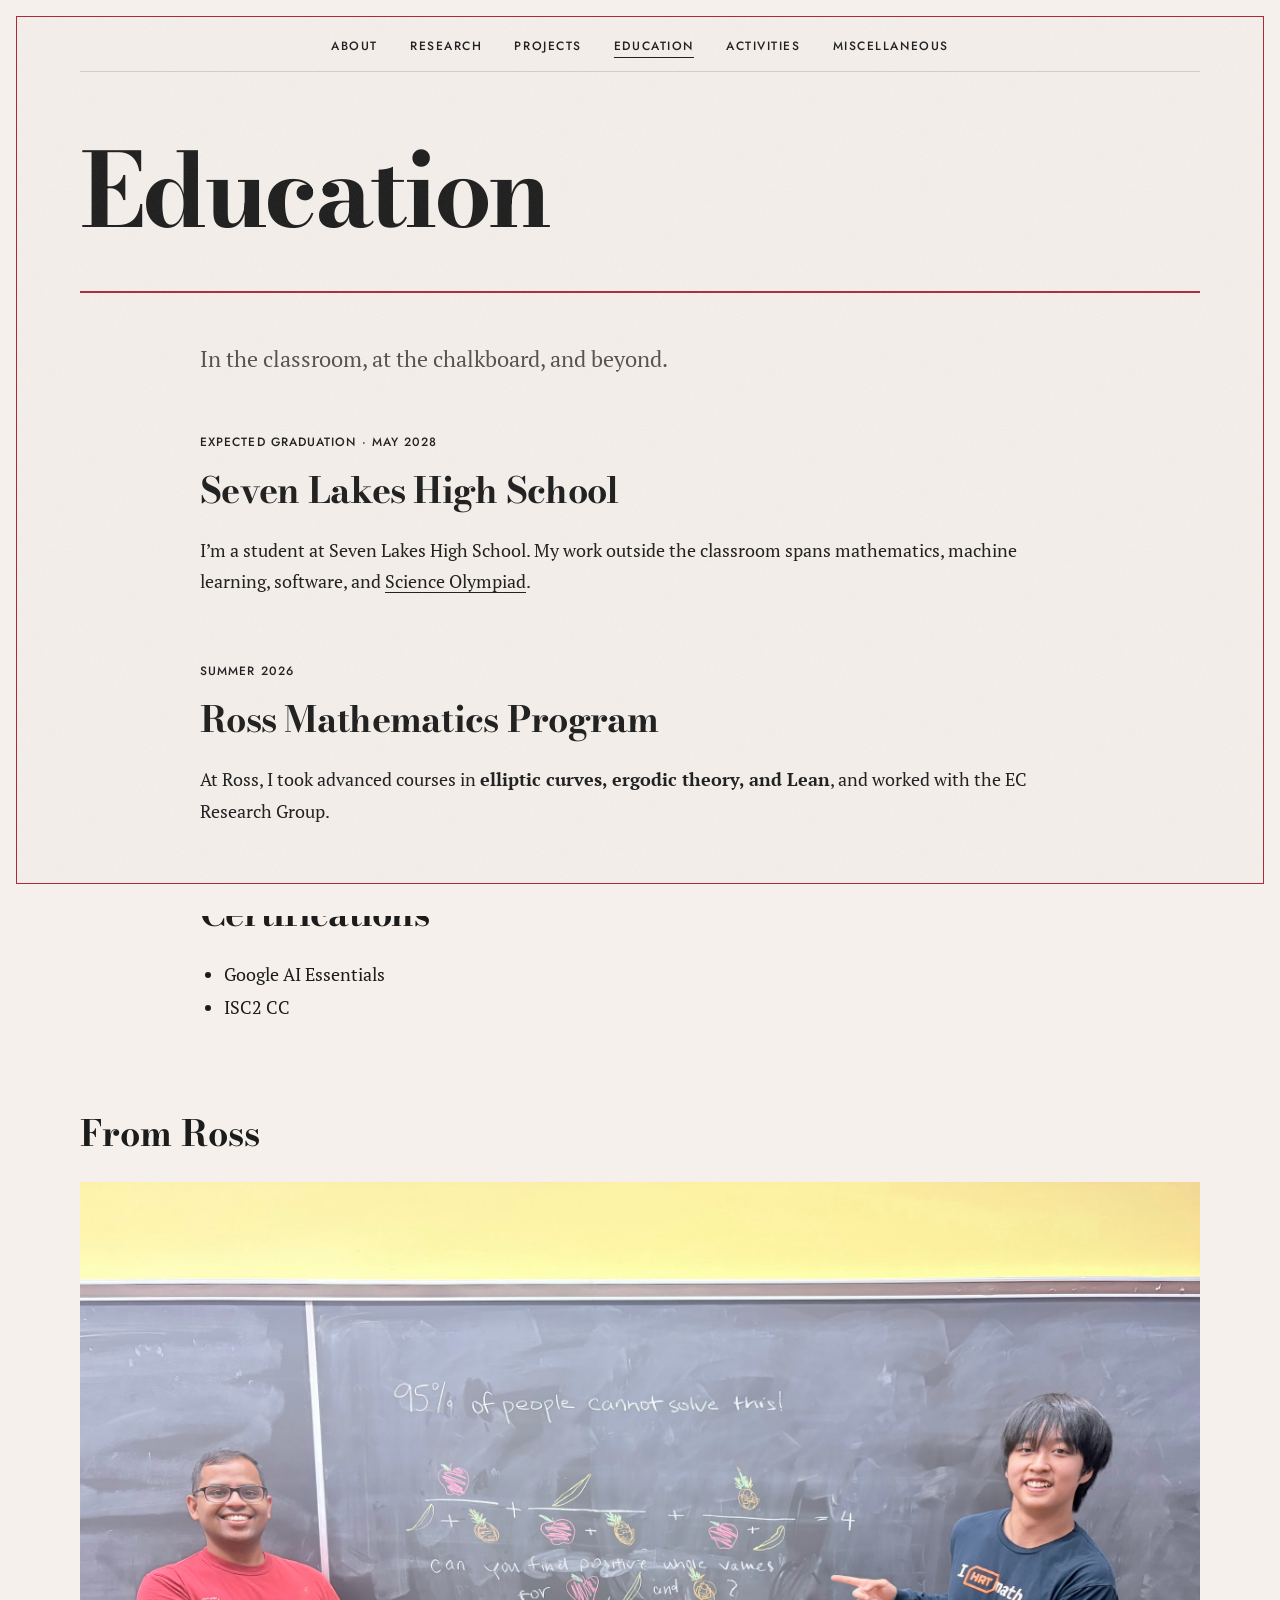
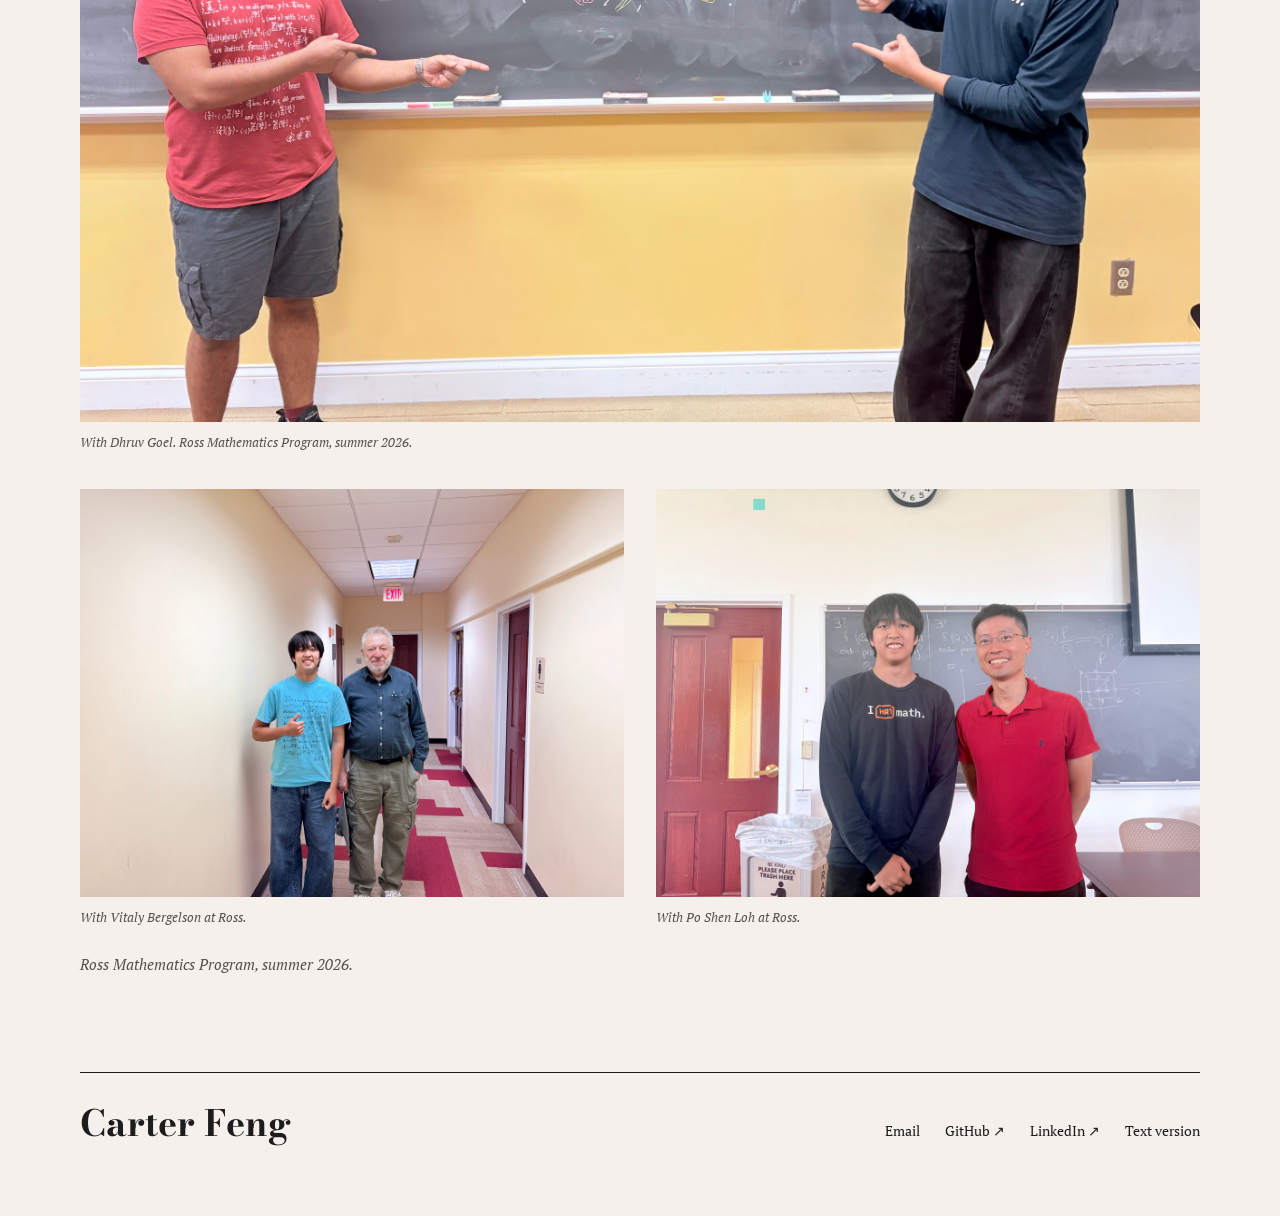
<file: education.html>
<!doctype html>
<html lang="en">
<head>
  <meta charset="utf-8">
  <meta name="viewport" content="width=device-width, initial-scale=1">
  <meta name="theme-color" content="#f5f0eb">
  <meta name="description" content="Carter Feng — mathematics, research, projects, and the things in between.">
  <title>Education | Carter Feng</title>
  <link rel="icon" href="assets/favicon.svg" type="image/svg+xml">
  <link rel="preload" href="assets/fonts/bodoni-moda-700.ttf" as="font" type="font/ttf" crossorigin>
  <link rel="preload" href="assets/fonts/pt-serif-400.ttf" as="font" type="font/ttf" crossorigin>
  <link rel="stylesheet" href="style.css">
</head>
<body class="interior">
  <a class="skip-link" href="#main">Skip to content</a>
  <div class="sheet">
    <header class="masthead">
      <nav class="navigation" aria-label="Main navigation">
        <a href="designed.html">About</a>
        <a href="research.html">Research</a>
        <a href="projects.html">Projects</a>
        <a href="education.html" aria-current="page">Education</a>
        <a href="activities.html">Activities</a>
        <a href="misc.html">Miscellaneous</a>
      </nav>
      <h1 class="section-masthead">Education</h1>
    </header>
    <main id="main"><div class="page-heading"><p class="page-deck">In the classroom, at the chalkboard, and beyond.</p></div>
      <div class="reading-column"><article class="entry" id="seven-lakes"><p class="entry-meta">Expected graduation · May 2028</p><h2>Seven Lakes High School</h2><p>I’m a student at Seven Lakes High School. My work outside the classroom spans mathematics, machine learning, software, and <a href="activities.html#science-olympiad">Science Olympiad</a>.</p></article><article class="entry" id="ross"><p class="entry-meta">Summer 2026</p><h2>Ross Mathematics Program</h2><p>At Ross, I took advanced courses in <strong>elliptic curves, ergodic theory, and Lean</strong>, and worked with the EC Research Group.</p></article><article class="entry" id="certifications"><h2>Certifications</h2><ul class="plain-list"><li>Google AI Essentials</li><li>ISC2 CC</li></ul></article></div><section class="photo-section" aria-labelledby="ross-photos"><h2 id="ross-photos">From Ross</h2><figure class="wide-photo"><img src="assets/images/ross-dhruv-goel.jpg" alt="Carter and Dhruv Goel beside a chalkboard puzzle." width="2400" height="1800" loading="lazy" decoding="async"><figcaption>With Dhruv Goel. Ross Mathematics Program, summer 2026.</figcaption></figure><div class="photo-pair"><figure class=""><img src="assets/images/ross-lecturer-hallway.jpg" alt="Carter with Vitaly Bergelson at Ross." width="2400" height="1800" loading="lazy" decoding="async"><figcaption>With Vitaly Bergelson at Ross.</figcaption></figure><figure class=""><img src="assets/images/ross-lecturer-classroom.jpg" alt="Carter with Po Shen Loh in a Ross classroom." width="2400" height="1800" loading="lazy" decoding="async"><figcaption>With Po Shen Loh at Ross.</figcaption></figure></div><p class="photo-note">Ross Mathematics Program, summer 2026.</p></section>
    </main>
    <footer class="colophon">
      <p class="signature">Carter Feng</p>
      <div class="contact-links"><a href="mailto:ckrfeng@gmail.com">Email</a><a href="https://github.com/ckrfeng">GitHub ↗</a><a href="https://www.linkedin.com/in/carterfeng/">LinkedIn ↗</a><a href="index.html#education">Text version</a></div>
    </footer>
  </div>
</body>
</html>
</file>
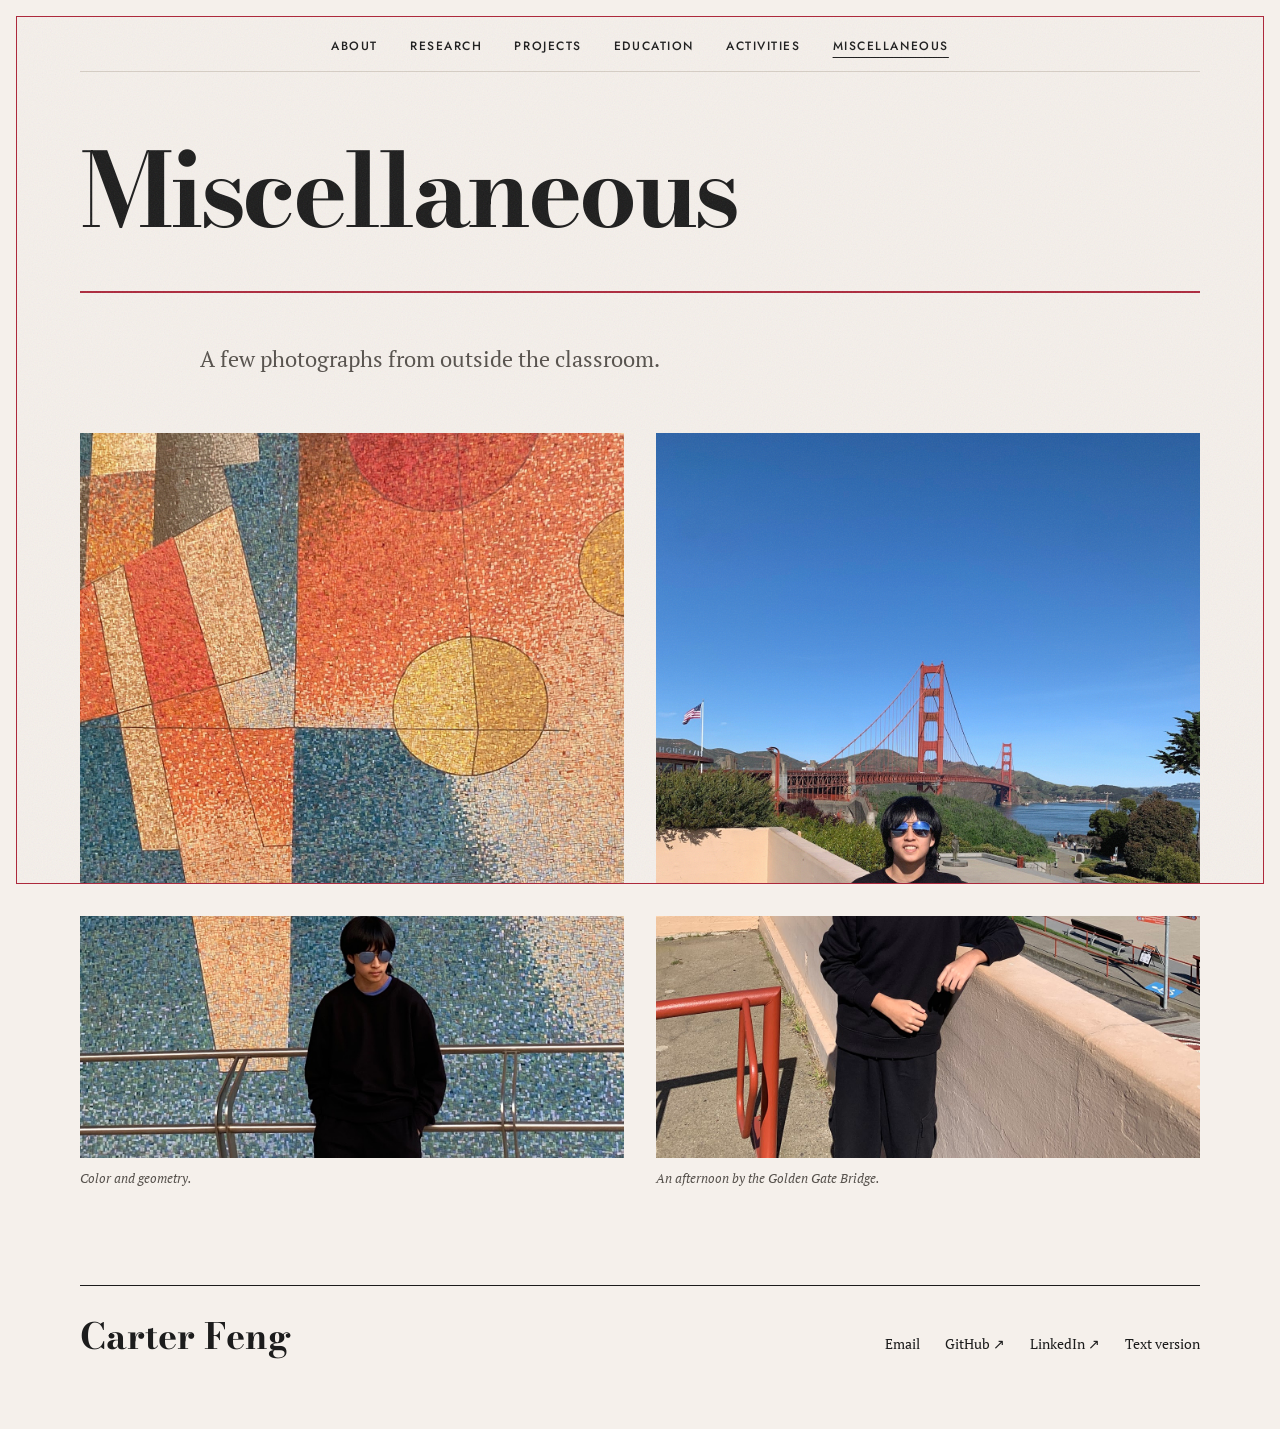
<file: misc.html>
<!doctype html>
<html lang="en">
<head>
  <meta charset="utf-8">
  <meta name="viewport" content="width=device-width, initial-scale=1">
  <meta name="theme-color" content="#f5f0eb">
  <meta name="description" content="Carter Feng — mathematics, research, projects, and the things in between.">
  <title>Miscellaneous | Carter Feng</title>
  <link rel="icon" href="assets/favicon.svg" type="image/svg+xml">
  <link rel="preload" href="assets/fonts/bodoni-moda-700.ttf" as="font" type="font/ttf" crossorigin>
  <link rel="preload" href="assets/fonts/pt-serif-400.ttf" as="font" type="font/ttf" crossorigin>
  <link rel="stylesheet" href="style.css">
</head>
<body class="interior">
  <a class="skip-link" href="#main">Skip to content</a>
  <div class="sheet">
    <header class="masthead">
      <nav class="navigation" aria-label="Main navigation">
        <a href="designed.html">About</a>
        <a href="research.html">Research</a>
        <a href="projects.html">Projects</a>
        <a href="education.html">Education</a>
        <a href="activities.html">Activities</a>
        <a href="misc.html" aria-current="page">Miscellaneous</a>
      </nav>
      <h1 class="section-masthead">Miscellaneous</h1>
    </header>
    <main id="main"><div class="page-heading"><p class="page-deck">A few photographs from outside the classroom.</p></div><div class="personal-photos"><figure class=""><img src="assets/images/mosaic.jpeg" alt="Carter in front of a colorful geometric mosaic." width="1350" height="1800" loading="lazy" decoding="async"><figcaption>Color and geometry.</figcaption></figure><figure class=""><img src="assets/images/golden-gate.jpg" alt="Carter at an overlook near the Golden Gate Bridge." width="1350" height="1800" loading="lazy" decoding="async"><figcaption>An afternoon by the Golden Gate Bridge.</figcaption></figure></div>
    </main>
    <footer class="colophon">
      <p class="signature">Carter Feng</p>
      <div class="contact-links"><a href="mailto:ckrfeng@gmail.com">Email</a><a href="https://github.com/ckrfeng">GitHub ↗</a><a href="https://www.linkedin.com/in/carterfeng/">LinkedIn ↗</a><a href="index.html#miscellaneous">Text version</a></div>
    </footer>
  </div>
</body>
</html>
</file>
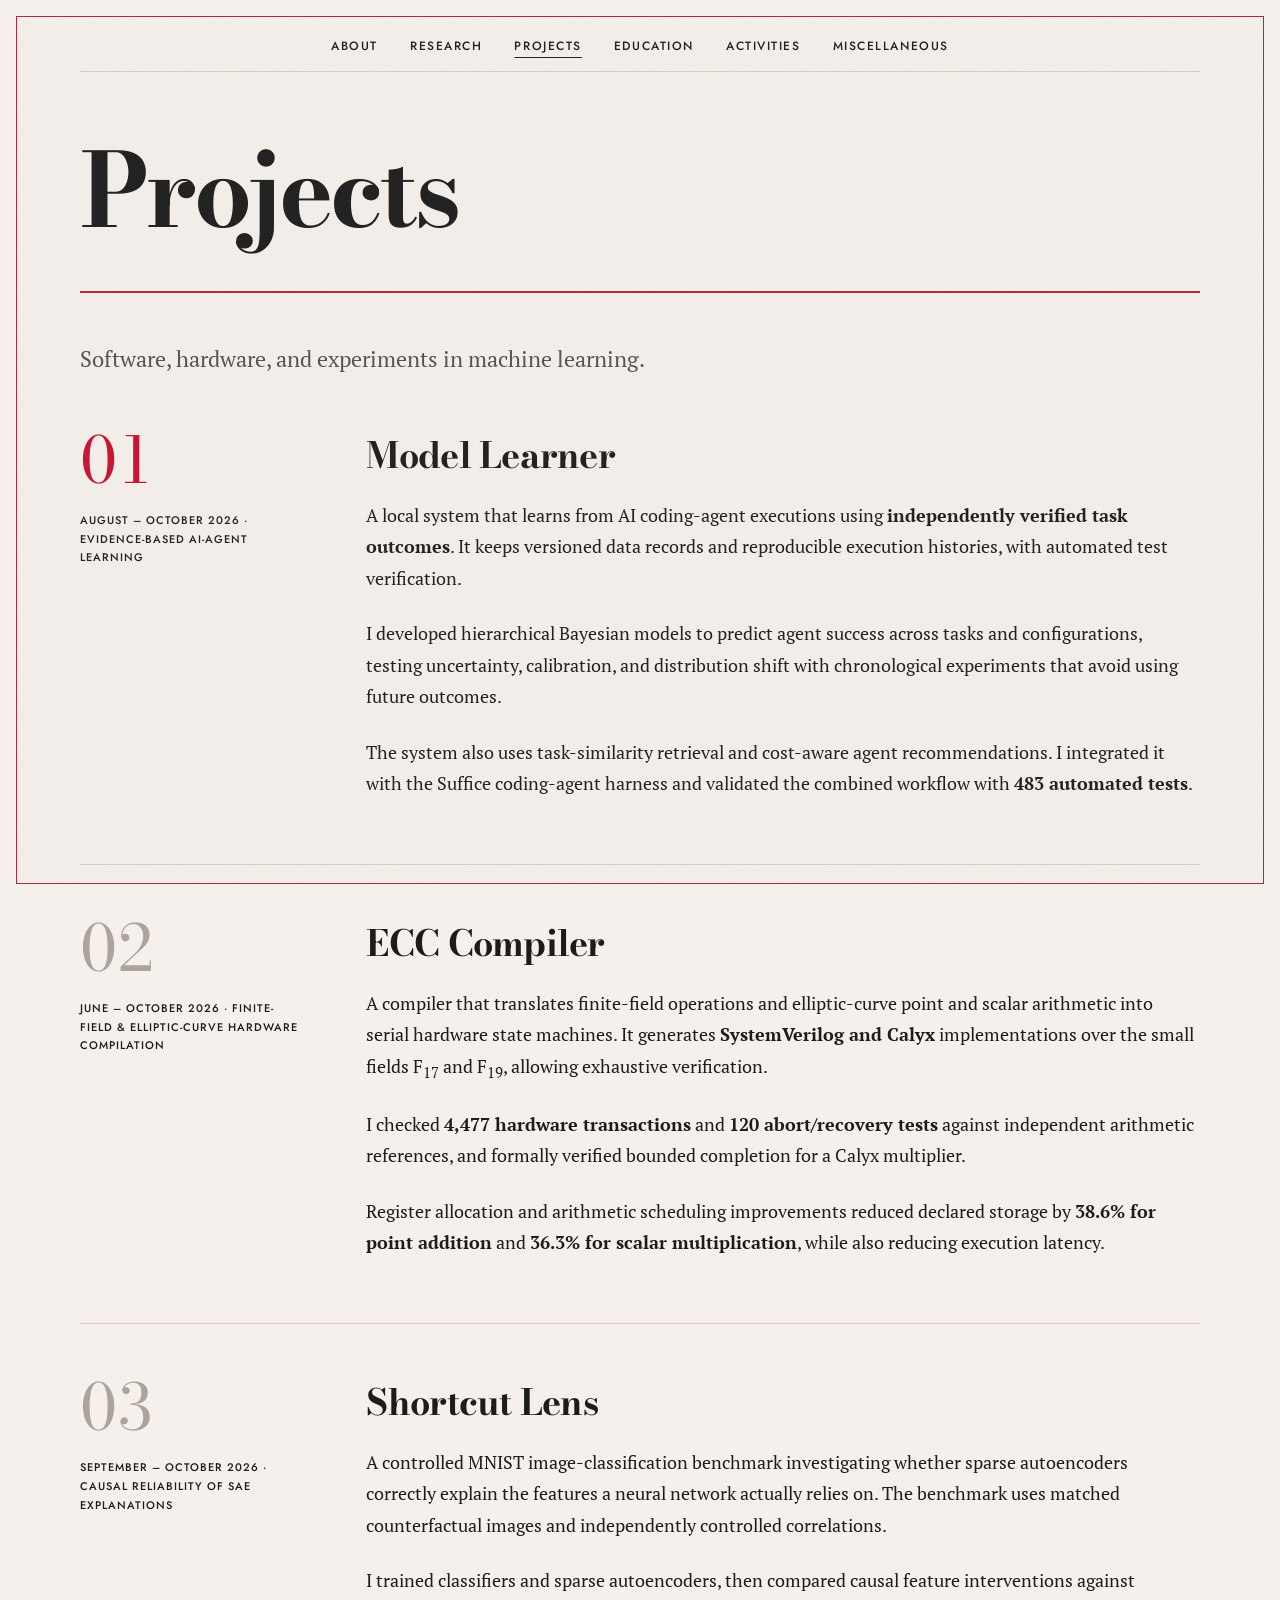
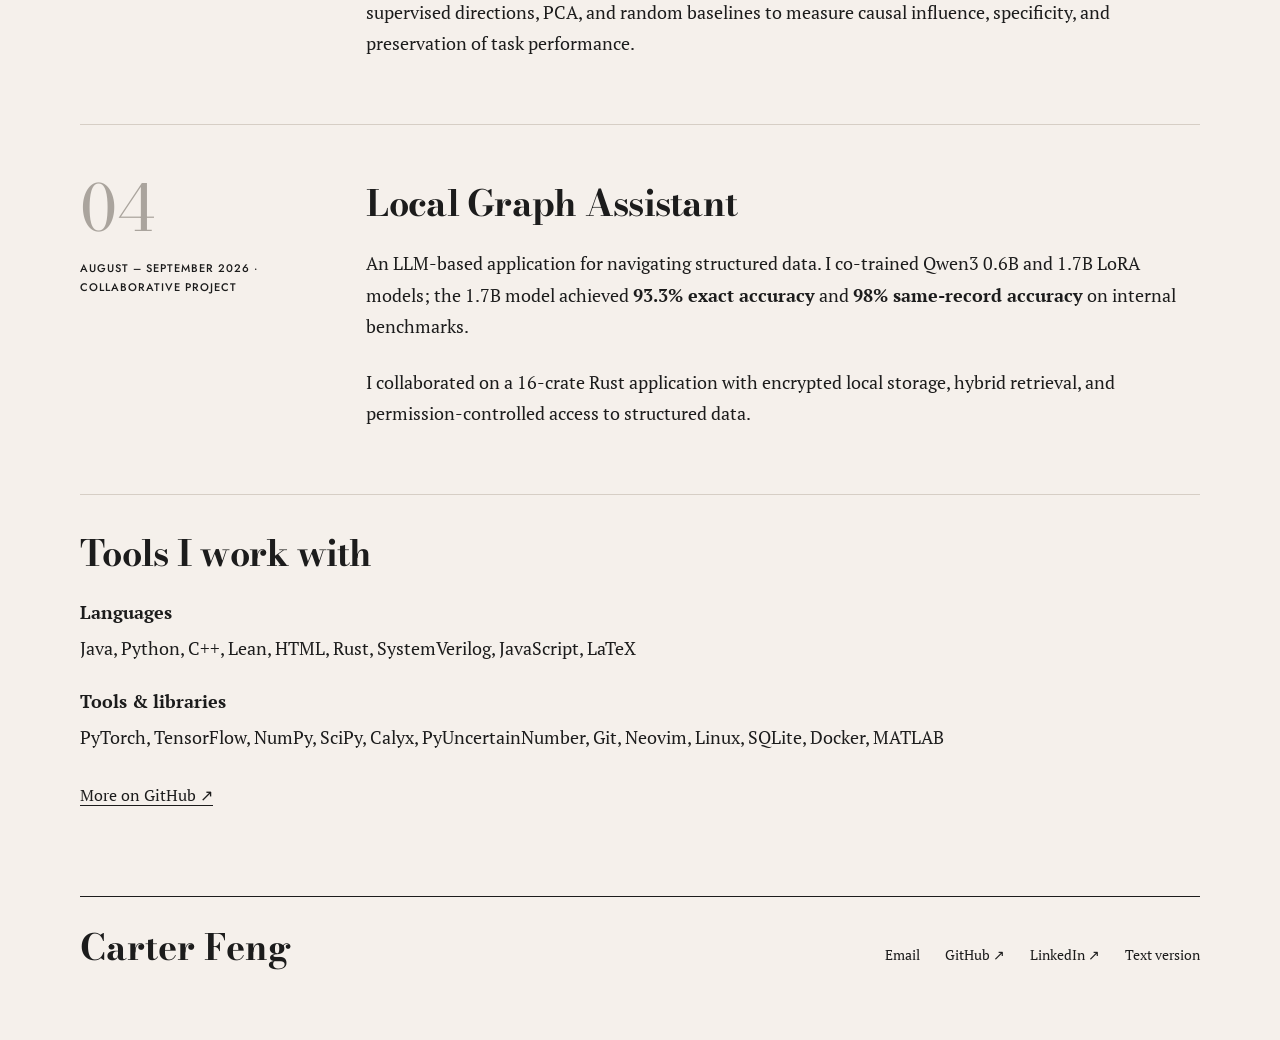
<file: projects.html>
<!doctype html>
<html lang="en">
<head>
  <meta charset="utf-8">
  <meta name="viewport" content="width=device-width, initial-scale=1">
  <meta name="theme-color" content="#f5f0eb">
  <meta name="description" content="Carter Feng — mathematics, research, projects, and the things in between.">
  <title>Projects | Carter Feng</title>
  <link rel="icon" href="assets/favicon.svg" type="image/svg+xml">
  <link rel="preload" href="assets/fonts/bodoni-moda-700.ttf" as="font" type="font/ttf" crossorigin>
  <link rel="preload" href="assets/fonts/pt-serif-400.ttf" as="font" type="font/ttf" crossorigin>
  <link rel="stylesheet" href="style.css">
  <script src="assets/section-progress.js" defer></script>
</head>
<body class="interior indexed-page">
  <a class="skip-link" href="#main">Skip to content</a>
  <div class="sheet">
    <header class="masthead">
      <nav class="navigation" aria-label="Main navigation">
        <a href="designed.html">About</a>
        <a href="research.html">Research</a>
        <a href="projects.html" aria-current="page">Projects</a>
        <a href="education.html">Education</a>
        <a href="activities.html">Activities</a>
        <a href="misc.html">Miscellaneous</a>
      </nav>
      <h1 class="section-masthead">Projects</h1>
    </header>
    <main id="main"><div class="page-heading"><p class="page-deck">Software, hardware, and experiments in machine learning.</p></div><div class="reading-column"><article class="entry numbered-entry" id="model-learner" data-scroll-entry data-active="false">
        <div class="entry-aside"><span class="entry-number" aria-hidden="true">01</span><p class="entry-meta">August – October 2026 · Evidence-based AI-agent learning</p></div>
        <div class="entry-content"><h2>Model Learner</h2><p>A local system that learns from AI coding-agent executions using <strong>independently verified task outcomes</strong>. It keeps versioned data records and reproducible execution histories, with automated test verification.</p><p>I developed hierarchical Bayesian models to predict agent success across tasks and configurations, testing uncertainty, calibration, and distribution shift with chronological experiments that avoid using future outcomes.</p><p>The system also uses task-similarity retrieval and cost-aware agent recommendations. I integrated it with the Suffice coding-agent harness and validated the combined workflow with <strong>483 automated tests</strong>.</p></div>
      </article><article class="entry numbered-entry" id="ecc-compiler" data-scroll-entry data-active="false">
        <div class="entry-aside"><span class="entry-number" aria-hidden="true">02</span><p class="entry-meta">June – October 2026 · Finite-field &amp; elliptic-curve hardware compilation</p></div>
        <div class="entry-content"><h2>ECC Compiler</h2><p>A compiler that translates finite-field operations and elliptic-curve point and scalar arithmetic into serial hardware state machines. It generates <strong>SystemVerilog and Calyx</strong> implementations over the small fields F<sub>17</sub> and F<sub>19</sub>, allowing exhaustive verification.</p><p>I checked <strong>4,477 hardware transactions</strong> and <strong>120 abort/recovery tests</strong> against independent arithmetic references, and formally verified bounded completion for a Calyx multiplier.</p><p>Register allocation and arithmetic scheduling improvements reduced declared storage by <strong>38.6% for point addition</strong> and <strong>36.3% for scalar multiplication</strong>, while also reducing execution latency.</p></div>
      </article><article class="entry numbered-entry" id="shortcut-lens" data-scroll-entry data-active="false">
        <div class="entry-aside"><span class="entry-number" aria-hidden="true">03</span><p class="entry-meta">September – October 2026 · Causal reliability of SAE explanations</p></div>
        <div class="entry-content"><h2>Shortcut Lens</h2><p>A controlled MNIST image-classification benchmark investigating whether sparse autoencoders correctly explain the features a neural network actually relies on. The benchmark uses matched counterfactual images and independently controlled correlations.</p><p>I trained classifiers and sparse autoencoders, then compared causal feature interventions against supervised directions, PCA, and random baselines to measure causal influence, specificity, and preservation of task performance.</p></div>
      </article><article class="entry numbered-entry" id="local-graph-assistant" data-scroll-entry data-active="false">
        <div class="entry-aside"><span class="entry-number" aria-hidden="true">04</span><p class="entry-meta">August – September 2026 · Collaborative project</p></div>
        <div class="entry-content"><h2>Local Graph Assistant</h2><p>An LLM-based application for navigating structured data. I co-trained Qwen3 0.6B and 1.7B LoRA models; the 1.7B model achieved <strong>93.3% exact accuracy</strong> and <strong>98% same-record accuracy</strong> on internal benchmarks.</p><p>I collaborated on a 16-crate Rust application with encrypted local storage, hybrid retrieval, and permission-controlled access to structured data.</p></div>
      </article><section class="skills-section" aria-labelledby="skills-title"><h2 id="skills-title">Tools I work with</h2><dl class="skills-list"><dt>Languages</dt><dd>Java, Python, C++, Lean, HTML, Rust, SystemVerilog, JavaScript, LaTeX</dd><dt>Tools &amp; libraries</dt><dd>PyTorch, TensorFlow, NumPy, SciPy, Calyx, PyUncertainNumber, Git, Neovim, Linux, SQLite, Docker, MATLAB</dd></dl></section><p class="end-link"><a href="https://github.com/ckrfeng">More on GitHub ↗</a></p></div>
    </main>
    <footer class="colophon">
      <p class="signature">Carter Feng</p>
      <div class="contact-links"><a href="mailto:ckrfeng@gmail.com">Email</a><a href="https://github.com/ckrfeng">GitHub ↗</a><a href="https://www.linkedin.com/in/carterfeng/">LinkedIn ↗</a><a href="index.html#projects">Text version</a></div>
    </footer>
  </div>
</body>
</html>
</file>
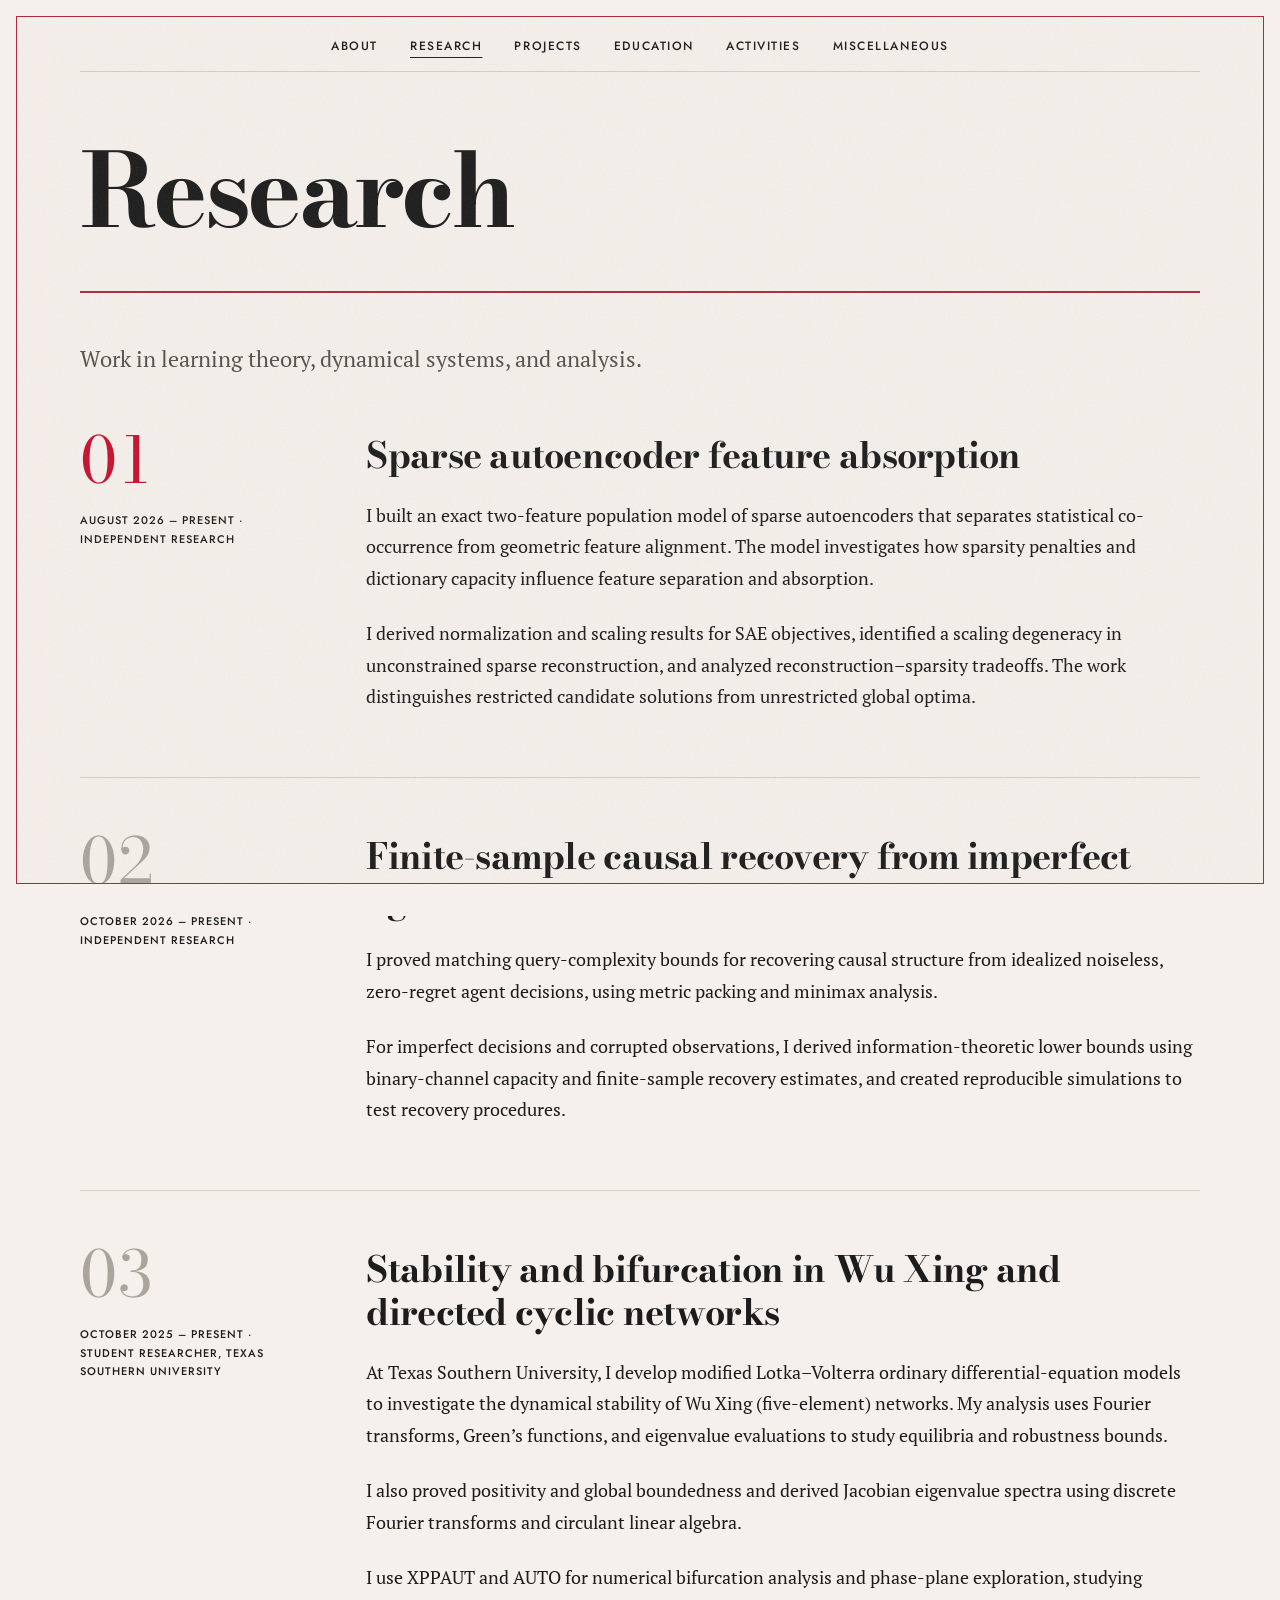
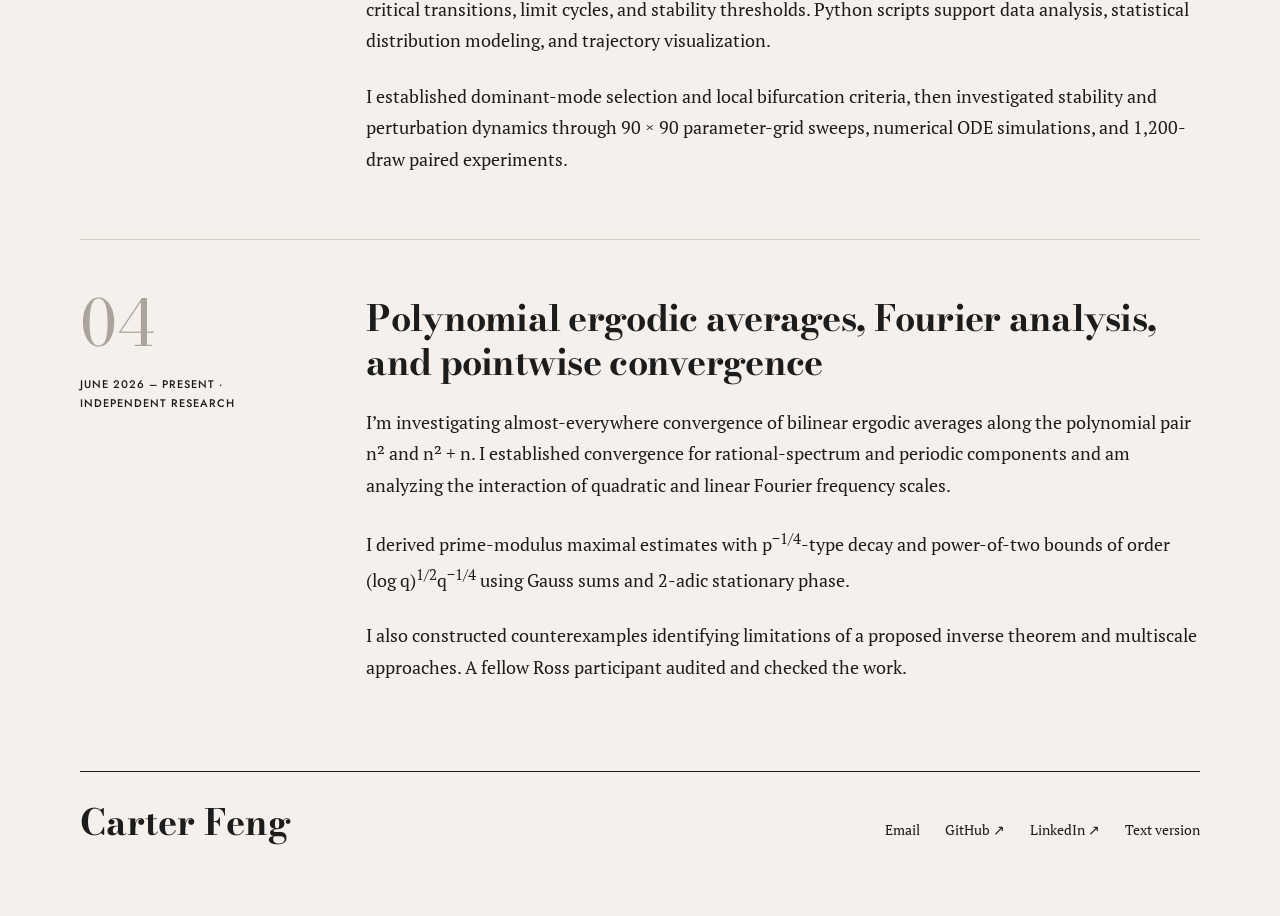
<file: research.html>
<!doctype html>
<html lang="en">
<head>
  <meta charset="utf-8">
  <meta name="viewport" content="width=device-width, initial-scale=1">
  <meta name="theme-color" content="#f5f0eb">
  <meta name="description" content="Carter Feng — mathematics, research, projects, and the things in between.">
  <title>Research & mathematics | Carter Feng</title>
  <link rel="icon" href="assets/favicon.svg" type="image/svg+xml">
  <link rel="preload" href="assets/fonts/bodoni-moda-700.ttf" as="font" type="font/ttf" crossorigin>
  <link rel="preload" href="assets/fonts/pt-serif-400.ttf" as="font" type="font/ttf" crossorigin>
  <link rel="stylesheet" href="style.css">
  <script src="assets/section-progress.js" defer></script>
</head>
<body class="interior indexed-page">
  <a class="skip-link" href="#main">Skip to content</a>
  <div class="sheet">
    <header class="masthead">
      <nav class="navigation" aria-label="Main navigation">
        <a href="designed.html">About</a>
        <a href="research.html" aria-current="page">Research</a>
        <a href="projects.html">Projects</a>
        <a href="education.html">Education</a>
        <a href="activities.html">Activities</a>
        <a href="misc.html">Miscellaneous</a>
      </nav>
      <h1 class="section-masthead">Research</h1>
    </header>
    <main id="main"><div class="page-heading"><p class="page-deck">Work in learning theory, dynamical systems, and analysis.</p></div><div class="reading-column"><article class="entry numbered-entry" id="sae-absorption" data-scroll-entry data-active="false">
        <div class="entry-aside"><span class="entry-number" aria-hidden="true">01</span><p class="entry-meta">August 2026 – present · Independent research</p></div>
        <div class="entry-content"><h2>Sparse autoencoder feature absorption</h2><p>I built an exact two-feature population model of sparse autoencoders that separates statistical co-occurrence from geometric feature alignment. The model investigates how sparsity penalties and dictionary capacity influence feature separation and absorption.</p><p>I derived normalization and scaling results for SAE objectives, identified a scaling degeneracy in unconstrained sparse reconstruction, and analyzed reconstruction–sparsity tradeoffs. The work distinguishes restricted candidate solutions from unrestricted global optima.</p></div>
      </article><article class="entry numbered-entry" id="causal-recovery" data-scroll-entry data-active="false">
        <div class="entry-aside"><span class="entry-number" aria-hidden="true">02</span><p class="entry-meta">October 2026 – present · Independent research</p></div>
        <div class="entry-content"><h2>Finite-sample causal recovery from imperfect agent decisions</h2><p>I proved matching query-complexity bounds for recovering causal structure from idealized noiseless, zero-regret agent decisions, using metric packing and minimax analysis.</p><p>For imperfect decisions and corrupted observations, I derived information-theoretic lower bounds using binary-channel capacity and finite-sample recovery estimates, and created reproducible simulations to test recovery procedures.</p></div>
      </article><article class="entry numbered-entry" id="cyclic-networks" data-scroll-entry data-active="false">
        <div class="entry-aside"><span class="entry-number" aria-hidden="true">03</span><p class="entry-meta">October 2025 – present · Student researcher, Texas Southern University</p></div>
        <div class="entry-content"><h2>Stability and bifurcation in Wu Xing and directed cyclic networks</h2><p>At Texas Southern University, I develop modified Lotka–Volterra ordinary differential-equation models to investigate the dynamical stability of Wu Xing (five-element) networks. My analysis uses Fourier transforms, Green’s functions, and eigenvalue evaluations to study equilibria and robustness bounds.</p><p>I also proved positivity and global boundedness and derived Jacobian eigenvalue spectra using discrete Fourier transforms and circulant linear algebra.</p><p>I use XPPAUT and AUTO for numerical bifurcation analysis and phase-plane exploration, studying critical transitions, limit cycles, and stability thresholds. Python scripts support data analysis, statistical distribution modeling, and trajectory visualization.</p><p>I established dominant-mode selection and local bifurcation criteria, then investigated stability and perturbation dynamics through 90 × 90 parameter-grid sweeps, numerical ODE simulations, and 1,200-draw paired experiments.</p></div>
      </article><article class="entry numbered-entry" id="ergodic-averages" data-scroll-entry data-active="false">
        <div class="entry-aside"><span class="entry-number" aria-hidden="true">04</span><p class="entry-meta">June 2026 – present · Independent research</p></div>
        <div class="entry-content"><h2>Polynomial ergodic averages, Fourier analysis, and pointwise convergence</h2><p>I’m investigating almost-everywhere convergence of bilinear ergodic averages along the polynomial pair n² and n² + n. I established convergence for rational-spectrum and periodic components and am analyzing the interaction of quadratic and linear Fourier frequency scales.</p><p>I derived prime-modulus maximal estimates with p<sup>−1/4</sup>-type decay and power-of-two bounds of order (log q)<sup>1/2</sup>q<sup>−1/4</sup> using Gauss sums and 2-adic stationary phase.</p><p>I also constructed counterexamples identifying limitations of a proposed inverse theorem and multiscale approaches. A fellow Ross participant audited and checked the work.</p></div>
      </article></div>
    </main>
    <footer class="colophon">
      <p class="signature">Carter Feng</p>
      <div class="contact-links"><a href="mailto:ckrfeng@gmail.com">Email</a><a href="https://github.com/ckrfeng">GitHub ↗</a><a href="https://www.linkedin.com/in/carterfeng/">LinkedIn ↗</a><a href="index.html#research">Text version</a></div>
    </footer>
  </div>
</body>
</html>
</file>
<file: style.css>
@font-face{font-family:Bodoni;src:url('assets/fonts/bodoni-moda-700.ttf') format('truetype');font-weight:700;font-style:normal;font-display:swap}
@font-face{font-family:Bodoni;src:url('assets/fonts/bodoni-moda.ttf') format('truetype');font-weight:400;font-style:normal;font-display:swap}
@font-face{font-family:PTSerif;src:url('assets/fonts/pt-serif-400.ttf') format('truetype');font-weight:400;font-style:normal;font-display:swap}
@font-face{font-family:PTSerif;src:url('assets/fonts/pt-serif-700.ttf') format('truetype');font-weight:700;font-style:normal;font-display:swap}
@font-face{font-family:PTSerif;src:url('assets/fonts/pt-serif-400-italic.ttf') format('truetype');font-weight:400;font-style:italic;font-display:swap}
@font-face{font-family:Jost;src:url('assets/fonts/jost-500.ttf') format('truetype');font-weight:500;font-style:normal;font-display:swap}

:root{
  --paper:#f5f0eb;
  --ink:#1c1c1c;
  --muted:#55504b;
  --rule:#d6cec5;
  --accent:#ad293c;
  --index-muted:#aaa49d;
  --index-active:#c8102e;
  --duration-state:160ms;
  color-scheme:light;
  font-family:PTSerif,Georgia,serif;
  color:var(--ink);
  background:var(--paper);
  font-synthesis:none;
}
*{box-sizing:border-box}
html{scroll-behavior:smooth}
body{margin:0;font-size:16px;line-height:1.6;-webkit-font-smoothing:antialiased}
body::before{content:"";position:fixed;inset:0;pointer-events:none;z-index:5;opacity:.24;background-image:url("data:image/svg+xml,%3Csvg viewBox='0 0 180 180' xmlns='http://www.w3.org/2000/svg'%3E%3Cfilter id='p'%3E%3CfeTurbulence type='fractalNoise' baseFrequency='.78' numOctaves='3' stitchTiles='stitch'/%3E%3C/filter%3E%3Cpath fill='%23726952' filter='url(%23p)' opacity='.36' d='M0 0h180v180H0z'/%3E%3C/svg%3E");background-size:180px}
body::after{content:"";position:fixed;inset:16px;border:1px solid var(--accent);box-shadow:0 0 0 32px var(--paper);pointer-events:none;z-index:8}
::selection{background:#e7c4c7;color:var(--ink)}
a{color:inherit;text-underline-offset:4px;text-decoration-thickness:1px}
a:hover{text-decoration:underline}
a:focus-visible{outline:2px solid var(--ink);outline-offset:5px}
p{margin:0 0 24px}
strong{font-weight:700}
figure{margin:0}
figure img{display:block;width:100%;height:auto}
figcaption{font-size:13px;line-height:1.6;font-style:italic;color:var(--muted);margin-top:10px}
.skip-link{position:absolute;top:20px;left:24px;transform:translateY(-200%);z-index:10;background:var(--paper);padding:8px 16px}
.skip-link:focus{transform:none}
.visually-hidden{position:absolute;width:1px;height:1px;margin:-1px;padding:0;overflow:hidden;clip-path:inset(50%);white-space:nowrap;border:0}
.sheet{width:calc(100% - 160px);max-width:1440px;margin:auto}

/* Common masthead anchors match across the cover and section pages. */
.masthead{position:relative;padding:144px 0 24px;border-bottom:2px solid var(--accent)}
.wordmark,.section-masthead{font-family:Bodoni,Georgia,serif;font-size:clamp(30.4px,8vw,136px);font-weight:700;line-height:.9;letter-spacing:-.035em;margin:0;min-height:clamp(27.36px,7.2vw,122.4px);color:var(--ink)}
.wordmark{text-transform:uppercase;white-space:nowrap}
.masthead-note{font-family:Jost,Arial,sans-serif;font-size:12px;font-weight:500;line-height:19.2px;letter-spacing:.14em;text-transform:uppercase;text-align:right;margin:12px 0 0;color:var(--ink)}
.interior .masthead::after{content:"";display:block;height:31.2px}
.navigation{position:absolute;left:0;right:0;top:25px;display:flex;justify-content:center;align-items:center;flex-wrap:wrap;gap:10px 32px;padding:12px 0 15px;border-bottom:1px solid var(--rule);font-family:Jost,Arial,sans-serif;font-weight:500;font-size:12px;line-height:19.2px;letter-spacing:.13em;text-transform:uppercase}
.navigation a{text-decoration:none;white-space:nowrap}
.navigation a[aria-current=page]{text-decoration:underline;text-underline-offset:7px}

/* Cover: large introduction, contents rail, and two featured entries. */
.home-layout{display:grid;grid-template-columns:minmax(0,2.2fr) minmax(250px,1fr);grid-template-areas:"lead sidebar" "highlights sidebar" "ross sidebar";column-gap:40px;align-items:start;padding:56px 0 96px}
.home-lead{grid-area:lead;padding-bottom:48px}
.home-lead h2{font-family:Bodoni,Georgia,serif;font-size:48px;line-height:1.2;font-weight:700;letter-spacing:-.025em;margin:0 0 32px}
.home-intro{font-size:20px;line-height:1.625;max-width:70ch}
.home-intro p:last-child{margin-bottom:0}
.home-sidebar{grid-area:sidebar;border-left:1px solid var(--rule);padding-left:40px;align-self:stretch}
.rail-heading,.highlight-label,.entry-meta{font-family:Jost,Arial,sans-serif;font-size:12px;font-weight:500;line-height:1.6;letter-spacing:.14em;text-transform:uppercase;color:var(--ink)}
.rail-heading{margin:0 0 20px}
.sidebar-index{list-style:none;counter-reset:toc;margin:0;padding:0}
.sidebar-index li{counter-increment:toc;border-top:1px solid var(--rule)}
.sidebar-index li:last-child{border-bottom:1px solid var(--rule)}
.sidebar-index a{display:flex;gap:21px;align-items:baseline;padding:15px 0;font-size:20px;line-height:1.4;text-decoration:none}
.sidebar-index a::before{content:counter(toc,upper-roman);font-size:12px;min-width:19px;color:var(--muted)}
.sidebar-index a:hover{text-decoration:underline}
.rail-now,.rail-open,.rail-contact{margin-top:32px}
.rail-now p,.rail-open p{font-size:16px;line-height:1.6;margin:0}
.rail-now p{font-style:italic}
.rail-contact .rail-heading{margin-bottom:12px}
.rail-contact ul{list-style:none;padding:0;margin:0}
.rail-contact li+li{margin-top:6px}
.rail-contact a{font-size:14px;text-decoration:none}
.rail-contact a:hover{text-decoration:underline}
.rail-portrait{margin-top:36px}
.rail-portrait figcaption{font-size:12px}
.home-highlights{grid-area:highlights;border-top:1px solid var(--ink);padding:28px 0 48px}
.home-highlights>.rail-heading{margin-bottom:32px}
.highlight-pair{display:grid;grid-template-columns:1fr 1fr;gap:32px}
.highlight-label{margin:0 0 12px}
.highlight-pair h3{font-family:Bodoni,Georgia,serif;font-size:28px;font-weight:700;line-height:1.25;letter-spacing:-.02em;margin:0 0 12px}
.highlight-pair h3 a{text-decoration:none}
.highlight-pair h3 a:hover{text-decoration:underline}
.highlight-pair article>p:last-child{font-size:16px;line-height:1.6;margin:0;color:var(--muted)}
.highlights-more{display:flex;gap:32px;margin:28px 0 0;font-size:14px}
.highlights-more a{text-decoration:none}
.highlights-more a:hover{text-decoration:underline}
.home-ross{grid-area:ross;border-top:1px solid var(--rule);padding-top:30px}
.photo-story-heading{display:flex;justify-content:space-between;align-items:baseline;gap:24px;margin-bottom:24px}
.photo-story-heading h2{font-family:Bodoni,Georgia,serif;font-size:32px;line-height:1.2;margin:0;font-weight:700}
.photo-story-heading a{font-size:14px;white-space:nowrap}

/* Section pages retain the supplied projects, results, and photographs. */
.page-heading{max-width:880px;margin:48px auto 56px}
.page-deck{font-size:22px;line-height:1.6;color:var(--muted);margin:0}
.reading-column{max-width:880px;margin:0 auto 88px}
.entry{scroll-margin-top:32px;margin-bottom:64px}
.entry-meta{margin:0 0 16px;letter-spacing:.09em}
.entry h2,.skills-section h2{font-family:Bodoni,Georgia,serif;font-size:36px;font-weight:700;line-height:1.2;letter-spacing:-.02em;margin:0 0 24px}
.entry p:not(.entry-meta){font-size:18px;line-height:1.75}
.entry p:last-child{margin-bottom:0}
.indexed-page .reading-column,.indexed-page .page-heading{max-width:none}
.numbered-entry{display:grid;grid-template-columns:minmax(0,22%) minmax(0,1fr);gap:40px;margin-bottom:64px}
.numbered-entry+.numbered-entry{border-top:1px solid var(--rule);padding-top:56px}
.entry-aside,.entry-content{min-width:0}
.entry-number{display:block;font-family:Bodoni,Georgia,serif;font-size:64px;font-weight:400;line-height:.85;font-variant-numeric:lining-nums tabular-nums;color:var(--index-muted);margin-bottom:24px;transition:color var(--duration-state) ease}
.numbered-entry[data-active="true"] .entry-number{color:var(--index-active)}
.entry-aside .entry-meta{max-width:220px;font-size:11px;line-height:1.7}
.entry-content .entry-meta{margin-bottom:16px}
.skills-section{border-top:1px solid var(--rule);padding-top:36px}
.skills-list{font-size:18px;margin:0}
.skills-list dt{font-weight:700;margin:24px 0 6px}
.skills-list dd{margin:0;line-height:1.7}
.end-link{margin-top:30px;font-size:16px}
.photo-section{margin:0 0 96px}
.photo-section>h2{font-family:Bodoni,Georgia,serif;font-size:36px;font-weight:700;line-height:1.2;margin:0 0 28px}
.wide-photo{margin-bottom:36px}
.photo-pair,.personal-photos{display:grid;grid-template-columns:1fr 1fr;gap:32px}
.photo-note{font-size:15px;font-style:italic;color:var(--muted);margin-top:24px}
.competition-pair{display:grid;grid-template-columns:minmax(0,1fr) 220px;gap:64px;align-items:center}
.small-original{max-width:165px;justify-self:center}
.small-original img{max-width:165px}
.personal-photos{margin-bottom:96px}
.event-results{display:grid;grid-template-columns:1fr 1fr;gap:32px 48px;margin-top:36px}
.event-result h3{font-family:Bodoni,Georgia,serif;font-size:26px;font-weight:700;line-height:1.2;margin:0 0 16px}
.event-result table{width:100%;border-collapse:collapse;font-size:16px;font-variant-numeric:tabular-nums}
.event-result th,.event-result td{text-align:left;padding:9px 0;font-weight:400}
.event-result thead{font-family:Jost,Arial,sans-serif;font-size:12px;letter-spacing:.05em;border-bottom:1px solid var(--rule)}
.event-result td:last-child,.event-result th:last-child{text-align:right}
.role-list{display:grid;grid-template-columns:1fr auto;gap:16px 32px;margin:0;font-size:18px}
.role-list dt,.role-list dd{margin:0}
.role-list dd{font-style:italic;color:var(--muted)}
.plain-list{padding-left:24px;font-size:18px;line-height:1.8}
.colophon{border-top:1px solid var(--ink);padding:28px 0 72px;display:flex;justify-content:space-between;align-items:baseline;gap:32px;font-size:14px}
.colophon p{margin:0}
.signature{font-family:Bodoni,Georgia,serif;font-size:36px;line-height:1.2;font-weight:700}
.contact-links{display:flex;gap:25px;flex-wrap:wrap}
.contact-links a{text-decoration:none}
.contact-links a:hover{text-decoration:underline}

@media(min-width:1600px){.home-layout{grid-template-columns:minmax(0,2fr) minmax(300px,1fr)}}
@media(max-width:1024px){
  .sheet{width:calc(100% - 112px)}
  .home-layout{grid-template-columns:minmax(0,1.8fr) minmax(215px,1fr);gap:0 30px}
  .home-sidebar{padding-left:28px}
  .home-lead h2{font-size:42px}
  .home-intro{font-size:18px}
  .highlight-pair{gap:24px}
  .highlight-pair h3{font-size:25px}
  .photo-story-heading{display:block}
  .photo-story-heading h2{margin-bottom:12px}
  .competition-pair{grid-template-columns:minmax(0,1fr) 165px;gap:36px}
  .navigation{gap:10px 24px}
}
@media(max-width:700px){
  body::after{inset:9px}
  .sheet{width:calc(100% - 48px)}
  .masthead{padding-top:128px;padding-bottom:24px}
  .wordmark,.section-masthead{font-size:clamp(30.4px,8vw,56px);line-height:1;min-height:56px;letter-spacing:-.035em}
  .masthead-note{font-size:10px;text-align:left;letter-spacing:.11em;margin-top:12px;line-height:16px}
  .interior .masthead::after{height:28px}
  .navigation{top:20px;display:grid;grid-template-columns:repeat(3,minmax(0,1fr));padding:0 0 8px;gap:0;font-size:10px;letter-spacing:.08em}
  .navigation a{min-height:40px;display:flex;justify-content:center;align-items:center;text-align:center}
  .home-layout{grid-template-columns:1fr;grid-template-areas:"lead" "highlights" "sidebar" "ross";padding:36px 0 56px}
  .home-lead{padding-bottom:32px}
  .home-lead h2{font-size:36px;line-height:1.16;margin-bottom:26px}
  .home-intro{font-size:18px;line-height:1.65}
  .home-sidebar{display:grid;grid-template-columns:1fr 1fr;gap:28px 24px;border-left:0;border-top:1px solid var(--rule);padding:24px 0 36px}
  .sidebar-contents{grid-column:1/-1}
  .sidebar-index{display:grid;grid-template-columns:1fr 1fr;column-gap:24px}
  .sidebar-index a{font-size:17px;padding:13px 0;gap:13px}
  .sidebar-index a::before{min-width:15px;font-size:11px}
  .sidebar-index li:last-child{grid-column:1/-1}
  .rail-heading,.highlight-label{font-size:11px;letter-spacing:.12em}
  .rail-now,.rail-open,.rail-contact{margin:0}
  .rail-now p,.rail-open p{font-size:15px;line-height:1.65}
  .rail-contact{grid-column:1/-1}
  .rail-contact ul{display:flex;flex-wrap:wrap;gap:12px 24px}
  .rail-contact li+li{margin:0}
  .rail-contact a{font-size:14px}
  .rail-portrait{grid-column:1/-1;margin:0}
  .home-highlights{padding:26px 0 36px}
  .home-highlights>.rail-heading{margin-bottom:24px}
  .highlight-pair{grid-template-columns:1fr;gap:30px}
  .highlight-pair h3{font-size:28px}
  .highlight-pair article>p:last-child{font-size:16px}
  .highlights-more{font-size:14px;gap:24px}
  .home-ross{padding-top:28px}
  .photo-story-heading h2{font-size:30px}
  .page-heading{margin:36px 0 42px}
  .page-deck{font-size:19px}
  .reading-column{margin-bottom:56px}
  .entry{margin-bottom:44px}
  .entry h2,.skills-section h2{font-size:29px;line-height:1.2;margin-bottom:20px}
  .entry-meta{font-size:10px;letter-spacing:.08em;margin-bottom:15px}
  .entry p:not(.entry-meta){font-size:17px;line-height:1.75}
  .skills-list,.plain-list{font-size:17px}
  .photo-section{margin-bottom:56px}
  .photo-section>h2{font-size:30px}
  .photo-pair,.personal-photos,.competition-pair,.event-results{grid-template-columns:1fr;gap:30px}
  .personal-photos{margin-bottom:56px}
  .small-original{justify-self:start}
  .role-list{grid-template-columns:1fr;gap:4px;font-size:17px}
  .role-list dd{margin-bottom:18px}
  .colophon{flex-wrap:wrap;gap:20px;padding-bottom:42px}
  .signature{font-size:30px}
  .contact-links{font-size:13px;gap:24px}
}
@media(prefers-reduced-motion:reduce){html{scroll-behavior:auto}}
@media(max-width:767px){.numbered-entry{grid-template-columns:1fr;gap:24px}.numbered-entry+.numbered-entry{padding-top:40px}.entry-aside .entry-meta{max-width:none;margin-bottom:0}}
@media(prefers-reduced-motion:reduce){.entry-number{transition-duration:80ms}}
@media(min-width:701px) and (max-width:1023px){
  .home-layout{grid-template-columns:1fr;grid-template-areas:"lead" "highlights" "sidebar" "ross"}
  .home-lead h2{font-size:48px}
  .home-intro{font-size:20px}
  .home-sidebar{display:grid;grid-template-columns:1fr 1fr;gap:32px;border-left:0;border-top:1px solid var(--rule);padding:32px 0 48px}
  .sidebar-contents{grid-row:span 2}
  .rail-now,.rail-open,.rail-contact{margin:0}
  .rail-portrait{margin:0}
  .home-ross{margin-top:0}
}
</file>
